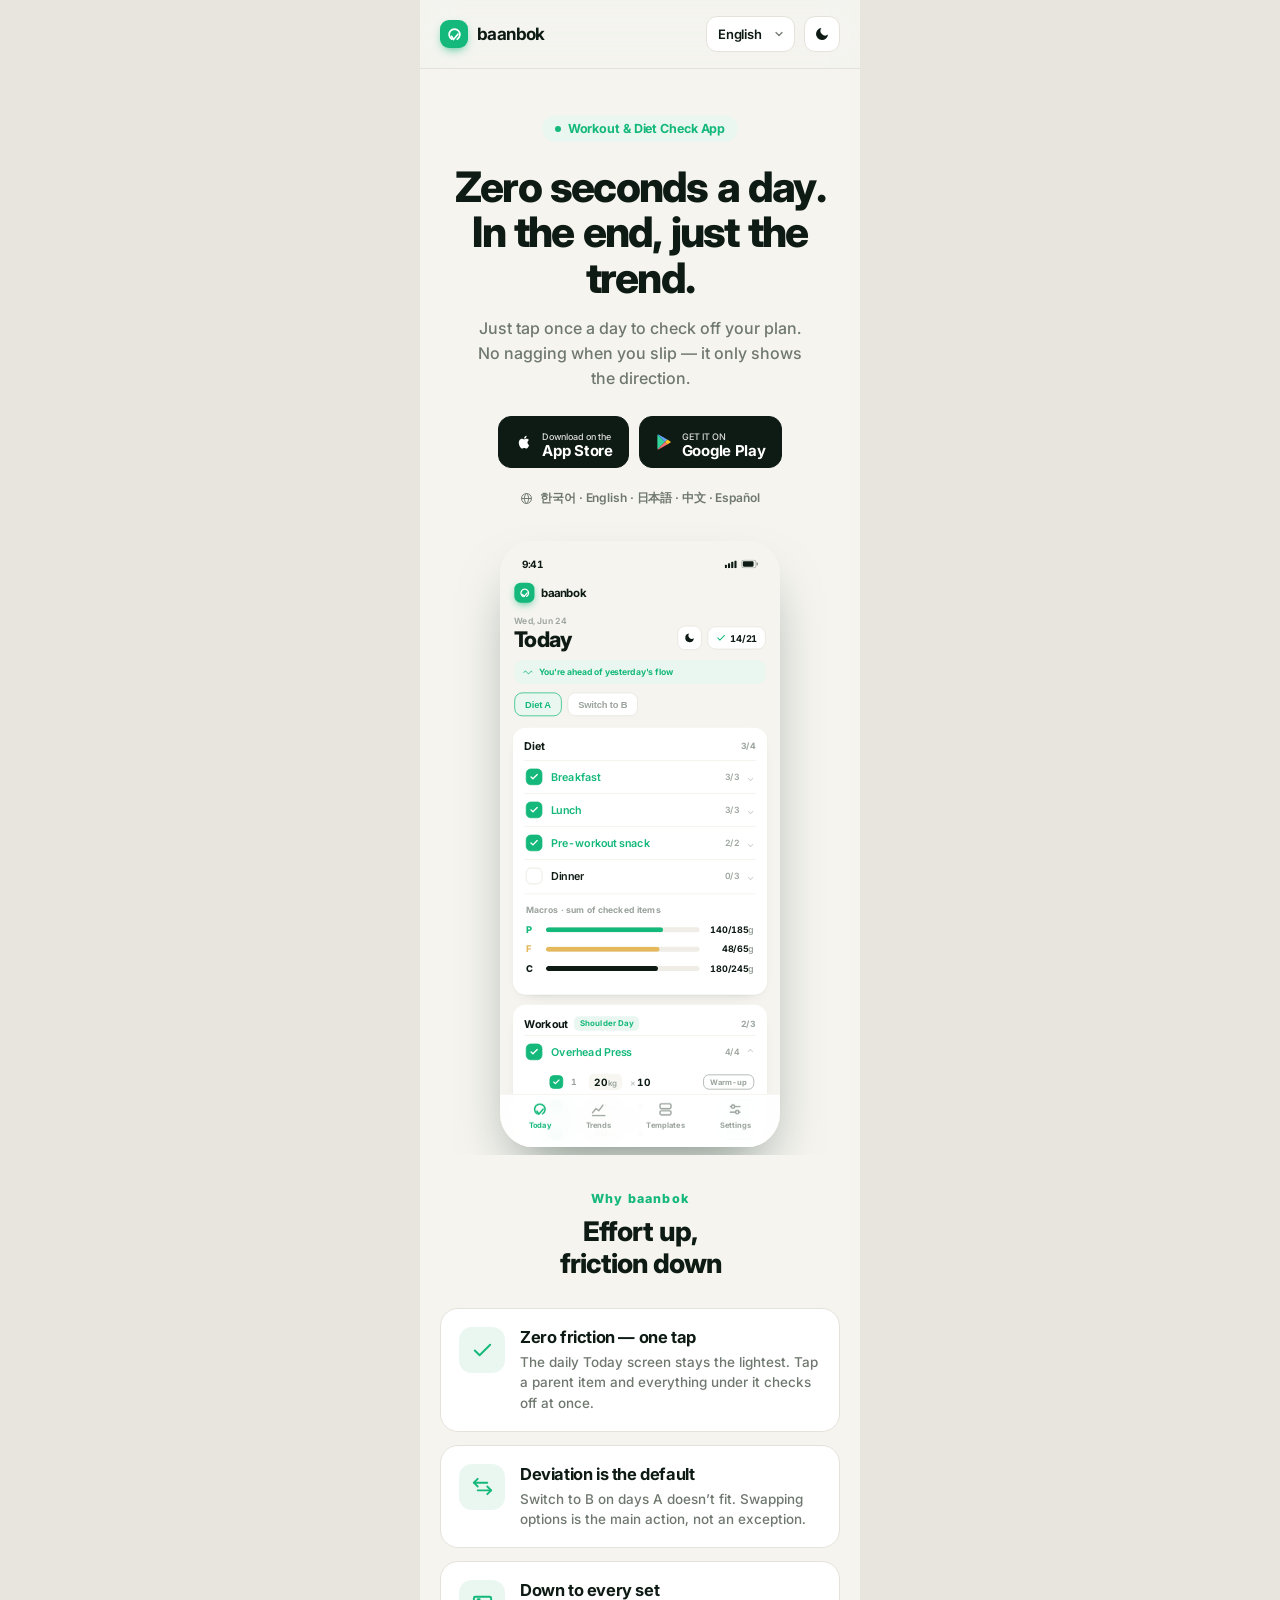
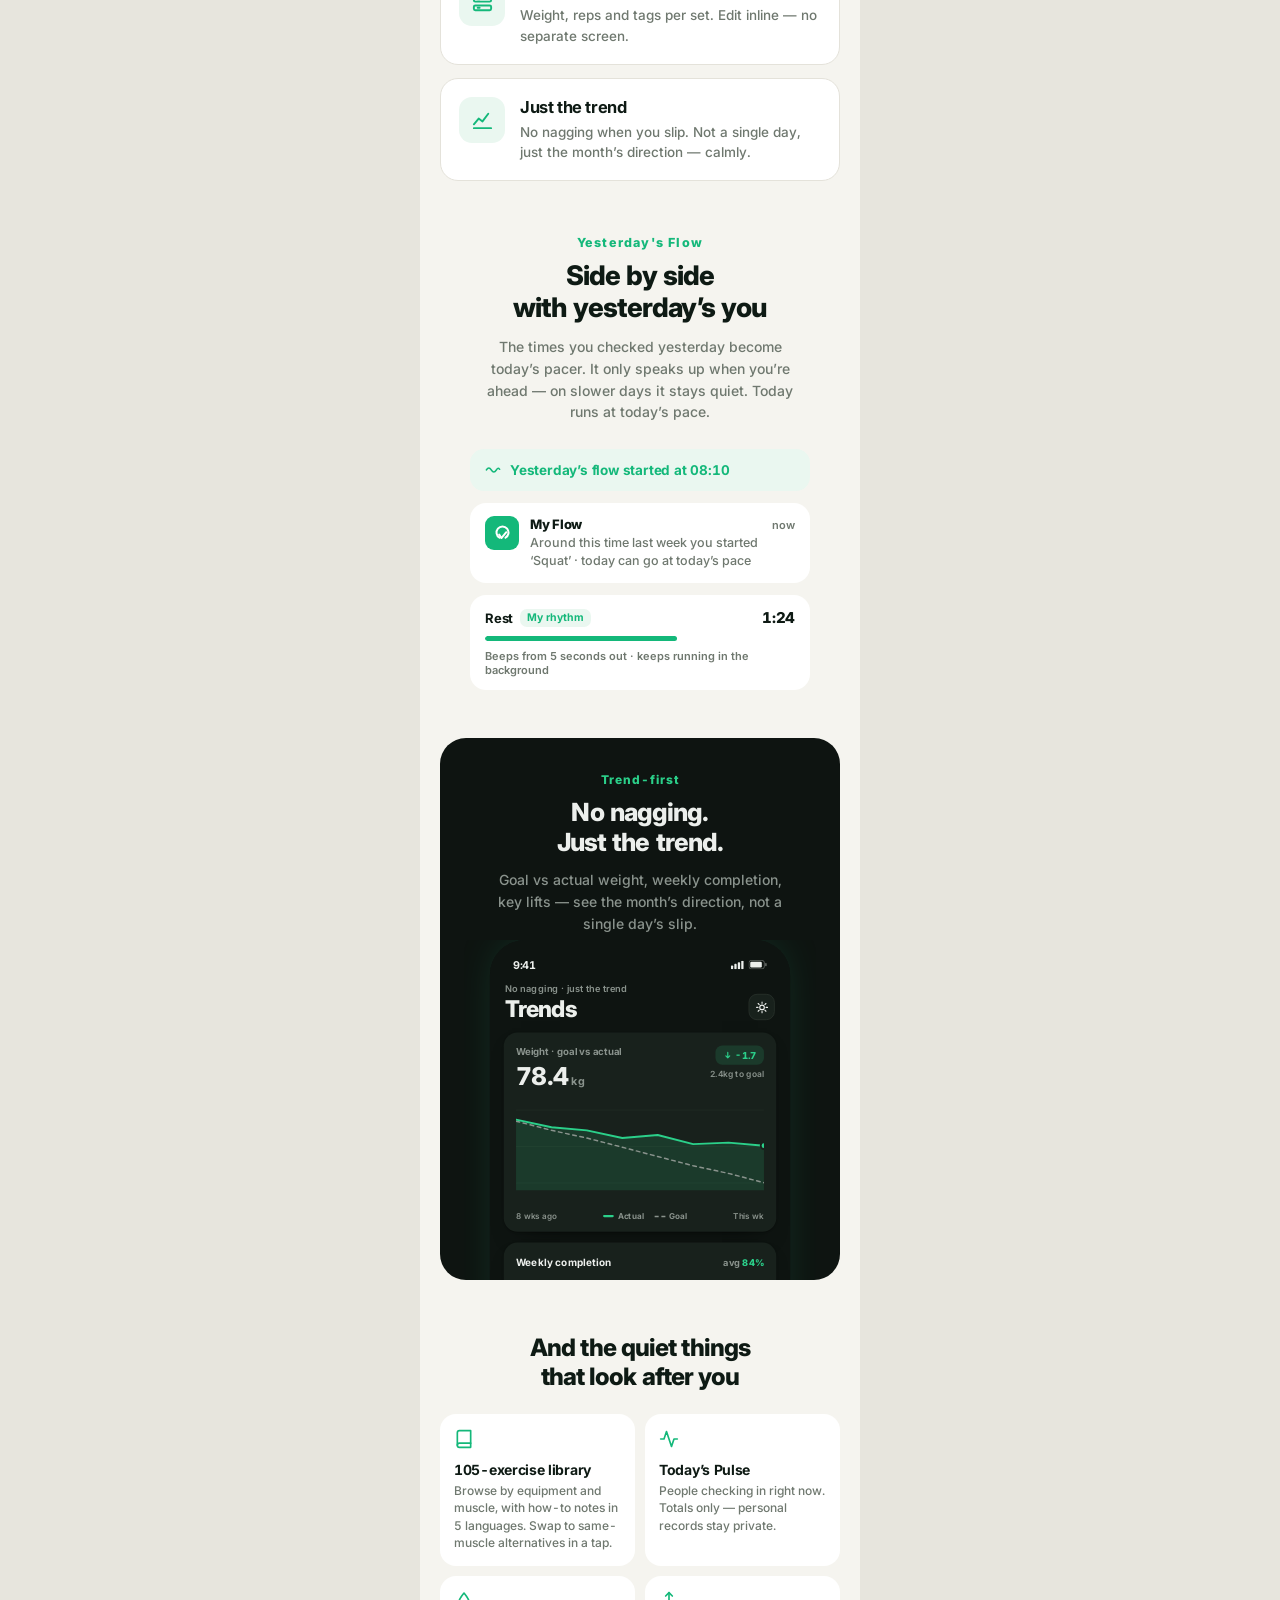
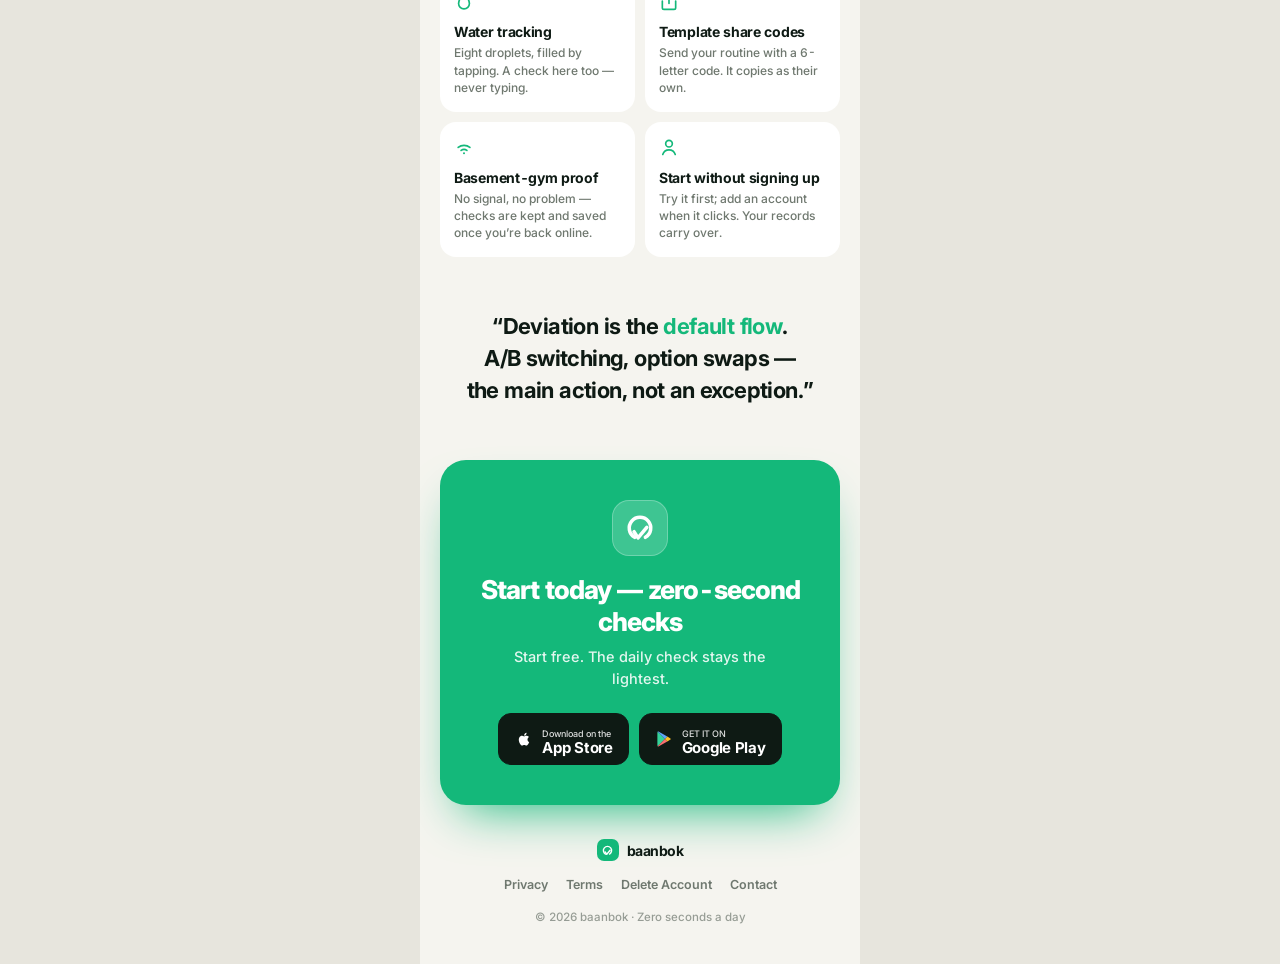
<file: index.html>
<!DOCTYPE html>
<html lang="ko">
<head>
  <meta charset="utf-8" />
  <meta name="viewport" content="width=device-width, initial-scale=1" />
  <title>baanbok · 매일은 0초로</title>
  <meta name="description" content="baanbok — 운동·식단 체크 앱. 정해둔 계획을 매일 탭 한 번으로 체크만. 어긋나도 다그치지 않고, 한 달의 방향만 차분하게." />
  <meta name="theme-color" content="#14B87A" />
  <link rel="icon" href="favicon.svg" type="image/svg+xml" />

  <!-- Open Graph -->
  <meta property="og:type" content="website" />
  <meta property="og:title" content="baanbok · 매일은 0초로" />
  <meta property="og:description" content="운동·식단 체크 앱. 매일은 0초로, 결국 추세만." />

  <!-- Anti-FOUC: set theme before first paint -->
  <script>
    (function () {
      try {
        var p = localStorage.getItem('baanbok-theme') || 'system';
        var e = (p === 'light' || p === 'dark') ? p
          : (window.matchMedia && matchMedia('(prefers-color-scheme: dark)').matches ? 'dark' : 'light');
        document.documentElement.setAttribute('data-theme', e);
      } catch (err) {
        document.documentElement.setAttribute('data-theme', 'light');
      }
    })();
  </script>

  <link rel="preconnect" href="https://fonts.googleapis.com" />
  <link rel="preconnect" href="https://fonts.gstatic.com" crossorigin />
  <link href="https://fonts.googleapis.com/css2?family=Inter:wght@400;500;600;700;800&display=swap" rel="stylesheet" />
  <link rel="stylesheet" href="styles.css" />
  <script src="app.js" defer></script>
  <script src="lang.js" defer></script>
</head>
<body>
<div class="page">
  <div class="column">

    <!-- ─── Nav (sticky) ─────────────────────────────────────────────────── -->
    <div style="position:sticky; top:0; z-index:40; display:flex; align-items:center; justify-content:space-between; padding:16px 20px; background:var(--navBg); backdrop-filter:blur(16px); -webkit-backdrop-filter:blur(16px); border-bottom:1px solid var(--navBorder);">
      <div style="display:flex; align-items:center; gap:9px;">
        <div style="width:28px; height:28px; border-radius:9px; background:var(--green); display:flex; align-items:center; justify-content:center; box-shadow:0 4px 11px -4px var(--green);">
          <svg width="17" height="17" viewBox="0 0 120 120"><path d="M 41 92.9 A 38 38 0 1 1 79 92.9" fill="none" stroke="#fff" stroke-width="12.5" stroke-linecap="round"/><path d="M 39 73 L 53 95 L 84 58" fill="none" stroke="#fff" stroke-width="12.5" stroke-linecap="round" stroke-linejoin="round"/></svg>
        </div>
        <span style="font-size:17px; font-weight:700; letter-spacing:-.6px; color:var(--ink);">baanbok</span>
      </div>
      <div class="nav-actions">
        <select class="lang-select" onchange="setLang(this.value)" aria-label="Language / 언어">
          <option value="ko">한국어</option>
          <option value="en">English</option>
          <option value="ja">日本語</option>
          <option value="zh">中文</option>
          <option value="es">Español</option>
        </select>
        <button class="nav-toggle" type="button" aria-label="테마 전환" onclick="toggleTheme()" style="width:36px; height:36px; border-radius:11px; border:1px solid var(--line); background:var(--card); display:flex; align-items:center; justify-content:center; cursor:pointer; color:var(--ink);">
          <svg class="icon-sun" width="17" height="17" viewBox="0 0 24 24" fill="none" stroke="currentColor" stroke-width="2" stroke-linecap="round"><circle cx="12" cy="12" r="4.2"/><path d="M12 2v2.6M12 19.4V22M2 12h2.6M19.4 12H22M4.9 4.9l1.9 1.9M17.2 17.2l1.9 1.9M19.1 4.9l-1.9 1.9M6.8 17.2l-1.9 1.9"/></svg>
          <svg class="icon-moon" width="16" height="16" viewBox="0 0 24 24" fill="currentColor"><path d="M21 12.8A9 9 0 1 1 11.2 3a7 7 0 0 0 9.8 9.8z"/></svg>
        </button>
      </div>
    </div>

    <!-- ─── Hero ─────────────────────────────────────────────────────────── -->
    <div style="padding:46px 24px 8px; text-align:center;">
      <div style="display:inline-flex; align-items:center; gap:7px; padding:6px 13px; border-radius:20px; background:var(--greenSoft); margin-bottom:22px;">
        <span style="width:6px; height:6px; border-radius:50%; background:var(--green);"></span>
        <span data-i18n="hero.badge" style="font-size:12.5px; font-weight:700; color:var(--green); letter-spacing:-.1px;">운동·식단 체크 앱</span>
      </div>
      <h1 data-i18n-html="hero.h1" style="font-size:42px; font-weight:800; letter-spacing:-1.8px; line-height:1.08; color:var(--ink); margin:0 0 16px; text-wrap:balance;">매일은 0초로.<br/>결국, 추세만.</h1>
      <p data-i18n="hero.sub" style="font-size:16px; font-weight:500; line-height:1.55; color:var(--muted); margin:0 auto 26px; max-width:330px;">정해둔 계획을 매일 탭 한 번으로 체크만. 어긋나도 다그치지 않고, 방향만 보여줘요.</p>
      <div style="display:flex; gap:10px; justify-content:center; margin-bottom:8px;">
        <a class="store-badge" href="https://apps.apple.com/kr/app/baanbok-%EC%9A%B4%EB%8F%99-%EC%8B%9D%EB%8B%A8-%EC%B2%B4%ED%81%AC/id6785158508" target="_blank" rel="noopener">
          <svg width="19" height="19" viewBox="0 0 24 24" fill="currentColor"><path d="M17.05 12.04c-.02-2.05 1.68-3.03 1.75-3.08-.95-1.4-2.43-1.59-2.96-1.61-1.26-.13-2.46.74-3.1.74-.64 0-1.62-.72-2.67-.7-1.37.02-2.64.8-3.35 2.03-1.43 2.48-.37 6.15 1.02 8.16.68.98 1.49 2.08 2.55 2.04 1.02-.04 1.41-.66 2.65-.66 1.23 0 1.58.66 2.66.64 1.1-.02 1.79-1 2.46-1.99.78-1.14 1.1-2.24 1.12-2.3-.02-.01-2.15-.83-2.17-3.28zM15.1 5.96c.56-.69.94-1.63.83-2.58-.81.03-1.8.54-2.39 1.21-.52.6-.98 1.57-.86 2.49.9.07 1.83-.46 2.42-1.12z"/></svg>
          <span style="text-align:left; line-height:1;"><span class="b-small">Download on the</span><br/><span class="b-big">App Store</span></span>
        </a>
        <a class="store-badge" href="https://play.google.com/store/apps/details?id=com.nundeongyi.baanbok" target="_blank" rel="noopener">
          <svg width="18" height="18" viewBox="0 0 24 24"><path d="M3.6 2.4c-.25.26-.4.66-.4 1.18v16.84c0 .52.15.92.4 1.18l.06.05L13.1 12.1v-.2L3.66 2.35l-.06.05z" fill="#34D399"/><path d="M16.3 15.3l-3.2-3.2v-.2l3.2-3.2.07.04 3.79 2.15c1.08.61 1.08 1.62 0 2.24l-3.79 2.15-.07.04z" fill="#FBBF24"/><path d="M16.37 15.26L13.1 12 3.6 21.6c.36.38.94.42 1.6.05l11.17-6.39z" fill="#F87171"/><path d="M16.37 8.74L5.2 2.35C4.54 1.98 3.96 2.02 3.6 2.4L13.1 12l3.27-3.26z" fill="#60A5FA"/></svg>
          <span style="text-align:left; line-height:1;"><span class="b-small">GET IT ON</span><br/><span class="b-big">Google Play</span></span>
        </a>
      </div>
      <div style="display:inline-flex; align-items:center; gap:7px; margin-top:14px;">
        <svg width="13" height="13" viewBox="0 0 24 24" fill="none" stroke="var(--muted)" stroke-width="1.8"><circle cx="12" cy="12" r="9.2"/><path d="M2.8 12h18.4M12 2.8c2.6 2.5 3.9 5.6 3.9 9.2s-1.3 6.7-3.9 9.2c-2.6-2.5-3.9-5.6-3.9-9.2s1.3-6.7 3.9-9.2z"/></svg>
        <span style="font-size:12px; font-weight:600; color:var(--muted); letter-spacing:-.1px;">한국어 · English · 日本語 · 中文 · Español</span>
      </div>
    </div>

    <!-- ─── Hero phone (Today preview · light) ───────────────────────────── -->
    <div style="display:flex; justify-content:center; padding:24px 0 8px; overflow:hidden;">
      <div style="width:280px; height:606px; position:relative;">
        <div style="position:absolute; left:50%; top:0; transform:translateX(-50%) scale(0.718); transform-origin:top center; box-shadow:0 40px 80px -30px rgba(8,40,28,.55); border-radius:46px;">
          <!-- TODAY SCREEN -->
          <div class="screen screen--light" aria-hidden="true">
            <!-- status bar -->
            <div style="position:absolute; top:0; left:0; right:0; height:50px; z-index:30; display:flex; align-items:center; justify-content:space-between; padding:14px 30px 0; background:linear-gradient(var(--bg), var(--bg) 70%, transparent); color:var(--ink);">
              <span style="font-size:14px; font-weight:700; letter-spacing:-.3px;">9:41</span>
              <span style="display:flex; gap:6px; align-items:center;">
                <svg width="17" height="11" viewBox="0 0 17 11" fill="currentColor"><rect x="0" y="6" width="3" height="5" rx="1"/><rect x="4.5" y="4" width="3" height="7" rx="1"/><rect x="9" y="2" width="3" height="9" rx="1"/><rect x="13.5" y="0" width="3" height="11" rx="1"/></svg>
                <svg width="24" height="12" viewBox="0 0 24 12"><rect x="0.5" y="0.5" width="20" height="11" rx="3" fill="none" stroke="currentColor" stroke-opacity=".4"/><rect x="2.2" y="2.2" width="15" height="7.6" rx="1.6" fill="currentColor"/><rect x="21.5" y="4" width="2" height="4" rx="1" fill="currentColor" fill-opacity=".4"/></svg>
              </span>
            </div>
            <div class="screen-scroll" style="padding:54px 18px 158px;">
              <!-- brand -->
              <div style="display:flex; align-items:center; gap:9px; margin:4px 2px 18px;">
                <div style="width:28px; height:28px; border-radius:9px; background:var(--green); display:flex; align-items:center; justify-content:center; box-shadow:0 4px 12px -4px var(--green);">
                  <svg width="17" height="17" viewBox="0 0 120 120"><path d="M 41 92.9 A 38 38 0 1 1 79 92.9" fill="none" stroke="#fff" stroke-width="12.5" stroke-linecap="round"/><path d="M 39 73 L 53 95 L 84 58" fill="none" stroke="#fff" stroke-width="12.5" stroke-linecap="round" stroke-linejoin="round"/></svg>
                </div>
                <span style="font-size:16px; font-weight:700; letter-spacing:-.6px; color:var(--ink);">baanbok</span>
              </div>
              <!-- date + progress -->
              <div style="display:flex; align-items:flex-end; justify-content:space-between; margin:0 2px 14px;">
                <div>
                  <div data-i18n="app.date" style="font-size:12px; font-weight:600; color:var(--muted); letter-spacing:.2px; margin-bottom:3px;">6월 24일 · 수요일</div>
                  <div data-i18n="app.today" style="font-size:30px; font-weight:800; letter-spacing:-1px; line-height:1; color:var(--ink);">오늘</div>
                </div>
                <div style="display:flex; align-items:center; gap:8px;">
                  <div style="width:34px; height:34px; border-radius:11px; border:1px solid var(--line); background:var(--card); display:flex; align-items:center; justify-content:center; color:var(--ink); flex:none;">
                    <svg width="16" height="16" viewBox="0 0 24 24" fill="currentColor"><path d="M21 12.8A9 9 0 1 1 11.2 3a7 7 0 0 0 9.8 9.8z"/></svg>
                  </div>
                  <div style="display:flex; align-items:center; gap:6px; background:var(--card); border:1px solid var(--line); border-radius:11px; padding:7px 11px;">
                    <svg width="14" height="14" viewBox="0 0 24 24" fill="none" stroke="var(--green)" stroke-width="2.4" stroke-linecap="round" stroke-linejoin="round"><path d="M20 6L9 17l-5-5"/></svg>
                    <span style="font-size:13px; font-weight:700; color:var(--ink);">14/21</span>
                  </div>
                </div>
              </div>
              <!-- flow strip (어제의 흐름 — P24) -->
              <div style="display:flex; align-items:center; gap:8px; background:var(--greenSoft); border-radius:12px; padding:9px 12px; margin:0 2px 12px;">
                <svg width="14" height="14" viewBox="0 0 24 24" fill="none" stroke="var(--green)" stroke-width="2.2" stroke-linecap="round"><path d="M2 12c2.5-4 5-4 7.5 0s5 4 7.5 0 3.5-3 5-1"/></svg>
                <span data-i18n="app.flow" style="font-size:12px; font-weight:700; letter-spacing:-.2px; color:var(--green);">어제의 흐름보다 앞서 있어요</span>
              </div>
              <!-- A/B toggle -->
              <div style="display:flex; gap:8px; margin:0 2px 16px;">
                <button type="button" data-i18n="app.dietA" style="font-size:13px; font-weight:700; border-radius:11px; padding:8px 14px; letter-spacing:-.2px; background:var(--greenSoft); color:var(--green); border:1.4px solid var(--green);">식단 A형</button>
                <button type="button" data-i18n="app.toB" style="font-size:13px; font-weight:700; border-radius:11px; padding:8px 14px; letter-spacing:-.2px; background:var(--card); color:var(--muted); border:1.4px solid var(--line);">B형으로</button>
              </div>
              <!-- DIET CARD -->
              <div style="background:var(--card); border-radius:18px; padding:16px 16px 6px; box-shadow:var(--shadow); margin-bottom:14px;">
                <div style="display:flex; align-items:center; justify-content:space-between; margin-bottom:10px;">
                  <span data-i18n="app.diet" style="font-size:15px; font-weight:700; letter-spacing:-.3px; color:var(--ink);">식단</span>
                  <span style="font-size:12px; font-weight:700; color:var(--muted);">3/4</span>
                </div>
                <!-- 아침 (on) -->
                <div style="border-top:1px solid var(--line2);">
                  <div style="display:flex; align-items:center; gap:12px; padding:11px 2px;">
                    <div style="width:23px; height:23px; border-radius:7px; flex:none; display:flex; align-items:center; justify-content:center; background:var(--green); border:1.6px solid var(--green);">
                      <svg width="13" height="13" viewBox="0 0 24 24" fill="none" stroke="#fff" stroke-width="3.4" stroke-linecap="round" stroke-linejoin="round"><path d="M20 6L9 17l-5-5"/></svg>
                    </div>
                    <div style="flex:1; display:flex; align-items:center; justify-content:space-between;">
                      <span data-i18n="app.breakfast" style="font-size:15px; font-weight:600; letter-spacing:-.3px; color:var(--green);">아침</span>
                      <span style="display:flex; align-items:center; gap:10px;">
                        <span style="font-size:12px; font-weight:600; color:var(--muted);">3/3</span>
                        <span style="font-size:13px; color:var(--chevron);">⌄</span>
                      </span>
                    </div>
                  </div>
                </div>
                <!-- 점심 (on) -->
                <div style="border-top:1px solid var(--line2);">
                  <div style="display:flex; align-items:center; gap:12px; padding:11px 2px;">
                    <div style="width:23px; height:23px; border-radius:7px; flex:none; display:flex; align-items:center; justify-content:center; background:var(--green); border:1.6px solid var(--green);">
                      <svg width="13" height="13" viewBox="0 0 24 24" fill="none" stroke="#fff" stroke-width="3.4" stroke-linecap="round" stroke-linejoin="round"><path d="M20 6L9 17l-5-5"/></svg>
                    </div>
                    <div style="flex:1; display:flex; align-items:center; justify-content:space-between;">
                      <span data-i18n="app.lunch" style="font-size:15px; font-weight:600; letter-spacing:-.3px; color:var(--green);">점심</span>
                      <span style="display:flex; align-items:center; gap:10px;">
                        <span style="font-size:12px; font-weight:600; color:var(--muted);">3/3</span>
                        <span style="font-size:13px; color:var(--chevron);">⌄</span>
                      </span>
                    </div>
                  </div>
                </div>
                <!-- 운동 전 간식 (on) -->
                <div style="border-top:1px solid var(--line2);">
                  <div style="display:flex; align-items:center; gap:12px; padding:11px 2px;">
                    <div style="width:23px; height:23px; border-radius:7px; flex:none; display:flex; align-items:center; justify-content:center; background:var(--green); border:1.6px solid var(--green);">
                      <svg width="13" height="13" viewBox="0 0 24 24" fill="none" stroke="#fff" stroke-width="3.4" stroke-linecap="round" stroke-linejoin="round"><path d="M20 6L9 17l-5-5"/></svg>
                    </div>
                    <div style="flex:1; display:flex; align-items:center; justify-content:space-between;">
                      <span data-i18n="app.preSnack" style="font-size:15px; font-weight:600; letter-spacing:-.3px; color:var(--green);">운동 전 간식</span>
                      <span style="display:flex; align-items:center; gap:10px;">
                        <span style="font-size:12px; font-weight:600; color:var(--muted);">2/2</span>
                        <span style="font-size:13px; color:var(--chevron);">⌄</span>
                      </span>
                    </div>
                  </div>
                </div>
                <!-- 저녁 (off) -->
                <div style="border-top:1px solid var(--line2);">
                  <div style="display:flex; align-items:center; gap:12px; padding:11px 2px;">
                    <div style="width:23px; height:23px; border-radius:7px; flex:none; background:var(--card); border:1.6px solid var(--line);"></div>
                    <div style="flex:1; display:flex; align-items:center; justify-content:space-between;">
                      <span data-i18n="app.dinner" style="font-size:15px; font-weight:600; letter-spacing:-.3px; color:var(--ink);">저녁</span>
                      <span style="display:flex; align-items:center; gap:10px;">
                        <span style="font-size:12px; font-weight:600; color:var(--muted);">0/3</span>
                        <span style="font-size:13px; color:var(--chevron);">⌄</span>
                      </span>
                    </div>
                  </div>
                </div>
                <!-- macros -->
                <div style="border-top:1px solid var(--line2); margin-top:2px; padding:14px 2px 12px;">
                  <div data-i18n="app.macros" style="font-size:12px; font-weight:700; color:var(--muted); margin-bottom:12px; letter-spacing:.2px;">매크로 · 체크한 항목 합산</div>
                  <div style="display:flex; align-items:center; gap:12px; margin-bottom:11px;">
                    <span style="width:16px; font-size:13px; font-weight:800; color:var(--green);">P</span>
                    <div style="flex:1; height:7px; border-radius:4px; background:var(--barTrack); overflow:hidden;"><div style="width:76%; height:100%; background:var(--green); border-radius:4px;"></div></div>
                    <span style="width:64px; text-align:right; font-size:12.5px; font-weight:700; color:var(--ink);">140/185<span style="color:var(--muted); font-weight:600;">g</span></span>
                  </div>
                  <div style="display:flex; align-items:center; gap:12px; margin-bottom:11px;">
                    <span style="width:16px; font-size:13px; font-weight:800; color:var(--yellow);">F</span>
                    <div style="flex:1; height:7px; border-radius:4px; background:var(--barTrack); overflow:hidden;"><div style="width:74%; height:100%; background:var(--yellow); border-radius:4px;"></div></div>
                    <span style="width:64px; text-align:right; font-size:12.5px; font-weight:700; color:var(--ink);">48/65<span style="color:var(--muted); font-weight:600;">g</span></span>
                  </div>
                  <div style="display:flex; align-items:center; gap:12px; margin-bottom:11px;">
                    <span style="width:16px; font-size:13px; font-weight:800; color:var(--macroC);">C</span>
                    <div style="flex:1; height:7px; border-radius:4px; background:var(--barTrack); overflow:hidden;"><div style="width:73%; height:100%; background:var(--macroC); border-radius:4px;"></div></div>
                    <span style="width:64px; text-align:right; font-size:12.5px; font-weight:700; color:var(--ink);">180/245<span style="color:var(--muted); font-weight:600;">g</span></span>
                  </div>
                </div>
              </div>
              <!-- EXERCISE CARD -->
              <div style="background:var(--card); border-radius:18px; padding:16px 16px 8px; box-shadow:var(--shadow);">
                <div style="display:flex; align-items:center; justify-content:space-between; margin-bottom:6px;">
                  <div style="display:flex; align-items:center; gap:8px;">
                    <span data-i18n="app.workout" style="font-size:15px; font-weight:700; letter-spacing:-.3px; color:var(--ink);">운동</span>
                    <span data-i18n="app.shoulderDay" style="font-size:11px; font-weight:700; color:var(--green); background:var(--greenSoft); padding:3px 8px; border-radius:7px; letter-spacing:.2px;">어깨 데이</span>
                  </div>
                  <span style="font-size:12px; font-weight:700; color:var(--muted);">2/3</span>
                </div>
                <!-- e1 오버헤드프레스 (expanded, on) -->
                <div style="border-top:1px solid var(--line2);">
                  <div style="display:flex; align-items:center; gap:12px; padding:11px 2px;">
                    <div style="width:23px; height:23px; border-radius:7px; flex:none; display:flex; align-items:center; justify-content:center; background:var(--green); border:1.6px solid var(--green);">
                      <svg width="13" height="13" viewBox="0 0 24 24" fill="none" stroke="#fff" stroke-width="3.4" stroke-linecap="round" stroke-linejoin="round"><path d="M20 6L9 17l-5-5"/></svg>
                    </div>
                    <div style="flex:1; display:flex; align-items:center; justify-content:space-between;">
                      <span data-i18n="app.ohp" style="font-size:15px; font-weight:600; letter-spacing:-.3px; color:var(--green);">오버헤드프레스</span>
                      <span style="display:flex; align-items:center; gap:10px;">
                        <span style="font-size:12px; font-weight:600; color:var(--muted);">4/4</span>
                        <span style="font-size:13px; color:var(--chevron); transform:rotate(180deg); display:inline-block;">⌄</span>
                      </span>
                    </div>
                  </div>
                  <div style="padding:2px 2px 10px 35px;">
                    <!-- set rows -->
                    <div style="display:flex; align-items:center; gap:11px; padding:6px 0;">
                      <div style="width:19px; height:19px; border-radius:6px; flex:none; display:flex; align-items:center; justify-content:center; background:var(--green); border:1.6px solid var(--green);"><svg width="11" height="11" viewBox="0 0 24 24" fill="none" stroke="#fff" stroke-width="3.6" stroke-linecap="round" stroke-linejoin="round"><path d="M20 6L9 17l-5-5"/></svg></div>
                      <span style="width:14px; font-size:12px; font-weight:700; color:var(--muted);">1</span>
                      <span style="display:flex; align-items:baseline; gap:1px; background:var(--field); border-radius:7px; padding:3px 7px;"><span style="font-size:14px; font-weight:700; color:var(--ink);">20</span><span style="font-size:11px; font-weight:600; color:var(--muted);">kg</span></span>
                      <span style="display:flex; align-items:baseline; gap:2px;"><span style="font-size:12px; font-weight:600; color:var(--chevron);">×</span><span style="font-size:14px; font-weight:700; color:var(--ink);">10</span></span>
                      <span style="flex:1;"></span>
                      <span data-i18n="app.warmup" style="font-size:10.5px; font-weight:700; padding:3px 9px; border-radius:8px; border:1.2px solid var(--warmup); color:var(--warmup);">웜업</span>
                    </div>
                    <div style="display:flex; align-items:center; gap:11px; padding:6px 0;">
                      <div style="width:19px; height:19px; border-radius:6px; flex:none; display:flex; align-items:center; justify-content:center; background:var(--green); border:1.6px solid var(--green);"><svg width="11" height="11" viewBox="0 0 24 24" fill="none" stroke="#fff" stroke-width="3.6" stroke-linecap="round" stroke-linejoin="round"><path d="M20 6L9 17l-5-5"/></svg></div>
                      <span style="width:14px; font-size:12px; font-weight:700; color:var(--muted);">2</span>
                      <span style="display:flex; align-items:baseline; gap:1px; background:var(--field); border-radius:7px; padding:3px 7px;"><span style="font-size:14px; font-weight:700; color:var(--ink);">40</span><span style="font-size:11px; font-weight:600; color:var(--muted);">kg</span></span>
                      <span style="display:flex; align-items:baseline; gap:2px;"><span style="font-size:12px; font-weight:600; color:var(--chevron);">×</span><span style="font-size:14px; font-weight:700; color:var(--ink);">8</span></span>
                      <span style="flex:1;"></span>
                      <span data-i18n="app.main" style="font-size:10.5px; font-weight:700; padding:3px 9px; border-radius:8px; border:1.2px solid var(--green); color:var(--green);">메인</span>
                    </div>
                    <div style="display:flex; align-items:center; gap:11px; padding:6px 0;">
                      <div style="width:19px; height:19px; border-radius:6px; flex:none; display:flex; align-items:center; justify-content:center; background:var(--green); border:1.6px solid var(--green);"><svg width="11" height="11" viewBox="0 0 24 24" fill="none" stroke="#fff" stroke-width="3.6" stroke-linecap="round" stroke-linejoin="round"><path d="M20 6L9 17l-5-5"/></svg></div>
                      <span style="width:14px; font-size:12px; font-weight:700; color:var(--muted);">3</span>
                      <span style="display:flex; align-items:baseline; gap:1px; background:var(--field); border-radius:7px; padding:3px 7px;"><span style="font-size:14px; font-weight:700; color:var(--ink);">40</span><span style="font-size:11px; font-weight:600; color:var(--muted);">kg</span></span>
                      <span style="display:flex; align-items:baseline; gap:2px;"><span style="font-size:12px; font-weight:600; color:var(--chevron);">×</span><span style="font-size:14px; font-weight:700; color:var(--ink);">8</span></span>
                      <span style="flex:1;"></span>
                      <span data-i18n="app.main" style="font-size:10.5px; font-weight:700; padding:3px 9px; border-radius:8px; border:1.2px solid var(--green); color:var(--green);">메인</span>
                    </div>
                    <div style="display:flex; align-items:center; gap:11px; padding:6px 0;">
                      <div style="width:19px; height:19px; border-radius:6px; flex:none; display:flex; align-items:center; justify-content:center; background:var(--green); border:1.6px solid var(--green);"><svg width="11" height="11" viewBox="0 0 24 24" fill="none" stroke="#fff" stroke-width="3.6" stroke-linecap="round" stroke-linejoin="round"><path d="M20 6L9 17l-5-5"/></svg></div>
                      <span style="width:14px; font-size:12px; font-weight:700; color:var(--muted);">4</span>
                      <span style="display:flex; align-items:baseline; gap:1px; background:var(--field); border-radius:7px; padding:3px 7px;"><span style="font-size:14px; font-weight:700; color:var(--ink);">35</span><span style="font-size:11px; font-weight:600; color:var(--muted);">kg</span></span>
                      <span style="display:flex; align-items:baseline; gap:2px;"><span style="font-size:12px; font-weight:600; color:var(--chevron);">×</span><span style="font-size:14px; font-weight:700; color:var(--ink);">6</span></span>
                      <span style="flex:1;"></span>
                      <span data-i18n="app.drop" style="font-size:10.5px; font-weight:700; padding:3px 9px; border-radius:8px; border:1.2px solid var(--coral); color:var(--coral);">드랍</span>
                    </div>
                    <div style="display:flex; align-items:center; gap:7px; margin-top:8px; padding-top:9px; border-top:1px dashed var(--line2);">
                      <span data-i18n="app.volume" style="font-size:11px; font-weight:600; color:var(--muted);">실볼륨 · 웜업 제외</span>
                      <span style="flex:1;"></span>
                      <span data-i18n="app.volumeVal" style="font-size:12.5px; font-weight:700; color:var(--ink);">3세트 · 850kg</span>
                    </div>
                  </div>
                </div>
                <!-- e2 사이드 레터럴 (on) -->
                <div style="border-top:1px solid var(--line2);">
                  <div style="display:flex; align-items:center; gap:12px; padding:11px 2px;">
                    <div style="width:23px; height:23px; border-radius:7px; flex:none; display:flex; align-items:center; justify-content:center; background:var(--green); border:1.6px solid var(--green);">
                      <svg width="13" height="13" viewBox="0 0 24 24" fill="none" stroke="#fff" stroke-width="3.4" stroke-linecap="round" stroke-linejoin="round"><path d="M20 6L9 17l-5-5"/></svg>
                    </div>
                    <div style="flex:1; display:flex; align-items:center; justify-content:space-between;">
                      <span data-i18n="app.lateral" style="font-size:15px; font-weight:600; letter-spacing:-.3px; color:var(--green);">사이드 레터럴</span>
                      <span style="display:flex; align-items:center; gap:10px;">
                        <span style="font-size:12px; font-weight:600; color:var(--muted);">2/2</span>
                        <span style="font-size:13px; color:var(--chevron);">⌄</span>
                      </span>
                    </div>
                  </div>
                </div>
                <!-- e3 인클라인 프레스 (off) -->
                <div style="border-top:1px solid var(--line2);">
                  <div style="display:flex; align-items:center; gap:12px; padding:11px 2px;">
                    <div style="width:23px; height:23px; border-radius:7px; flex:none; background:var(--card); border:1.6px solid var(--line);"></div>
                    <div style="flex:1; display:flex; align-items:center; justify-content:space-between;">
                      <span data-i18n="app.incline" style="font-size:15px; font-weight:600; letter-spacing:-.3px; color:var(--ink);">인클라인 프레스</span>
                      <span style="display:flex; align-items:center; gap:10px;">
                        <span style="font-size:12px; font-weight:600; color:var(--muted);">0/4</span>
                        <span style="font-size:13px; color:var(--chevron);">⌄</span>
                      </span>
                    </div>
                  </div>
                </div>
              </div>
            </div>
            <!-- bottom: tab bar -->
            <div style="position:absolute; left:0; right:0; bottom:0; z-index:20;">
              <div style="background:var(--tab); backdrop-filter:blur(18px); -webkit-backdrop-filter:blur(18px); border-top:1px solid var(--line2); padding:9px 16px 24px; display:flex; justify-content:space-around;">
                <div style="display:flex; flex-direction:column; align-items:center; gap:4px;">
                  <svg width="23" height="23" viewBox="0 0 120 120" fill="none" stroke="var(--green)" stroke-width="11" stroke-linecap="round" stroke-linejoin="round"><path d="M 41 92.9 A 38 38 0 1 1 79 92.9"/><path d="M 39 73 L 53 95 L 84 58"/></svg>
                  <span data-i18n="tab.today" style="font-size:10.5px; font-weight:700; color:var(--green);">오늘</span>
                </div>
                <div style="display:flex; flex-direction:column; align-items:center; gap:4px;">
                  <svg width="23" height="23" viewBox="0 0 24 24" fill="none" stroke="var(--muted)" stroke-width="2" stroke-linecap="round" stroke-linejoin="round"><path d="M3 17l5-6 4 3 6-8"/><path d="M3 21h18"/></svg>
                  <span data-i18n="tab.trends" style="font-size:10.5px; font-weight:700; color:var(--muted);">추세</span>
                </div>
                <div style="display:flex; flex-direction:column; align-items:center; gap:4px;">
                  <svg width="23" height="23" viewBox="0 0 24 24" fill="none" stroke="var(--muted)" stroke-width="2" stroke-linecap="round" stroke-linejoin="round"><rect x="4" y="4" width="16" height="7" rx="2"/><rect x="4" y="14" width="16" height="6" rx="2"/></svg>
                  <span data-i18n="tab.templates" style="font-size:10.5px; font-weight:700; color:var(--muted);">템플릿</span>
                </div>
                <div style="display:flex; flex-direction:column; align-items:center; gap:4px;">
                  <svg width="23" height="23" viewBox="0 0 24 24" fill="none" stroke="var(--muted)" stroke-width="2" stroke-linecap="round" stroke-linejoin="round"><path d="M5 8h14"/><circle cx="9" cy="8" r="2.4" fill="var(--card)"/><path d="M5 16h14"/><circle cx="15" cy="16" r="2.4" fill="var(--card)"/></svg>
                  <span data-i18n="tab.settings" style="font-size:10.5px; font-weight:700; color:var(--muted);">설정</span>
                </div>
              </div>
            </div>
          </div>
          <!-- /TODAY SCREEN -->
        </div>
      </div>
    </div>

    <!-- ─── Features ─────────────────────────────────────────────────────── -->
    <div style="padding:36px 20px 8px;">
      <div style="text-align:center; margin-bottom:28px;">
        <div data-i18n="feat.eyebrow" style="font-size:12.5px; font-weight:800; letter-spacing:1.2px; color:var(--green); margin-bottom:10px;">왜 baanbok 인가</div>
        <h2 data-i18n-html="feat.h2" style="font-size:27px; font-weight:800; letter-spacing:-1px; color:var(--ink); margin:0; line-height:1.18; text-wrap:balance;">노동은 위로,<br/>매일은 아래로</h2>
      </div>
      <div style="display:flex; flex-direction:column; gap:13px;">
        <!-- 1 -->
        <div class="feature-card" style="display:flex; gap:15px; align-items:flex-start; background:var(--card); border:1px solid var(--line); border-radius:18px; padding:18px;">
          <div style="width:46px; height:46px; border-radius:13px; flex:none; background:var(--greenSoft); display:flex; align-items:center; justify-content:center; color:var(--green);">
            <svg width="23" height="23" viewBox="0 0 24 24" fill="none" stroke="currentColor" stroke-width="2" stroke-linecap="round" stroke-linejoin="round"><path d="M20 6L9 17l-5-5"/></svg>
          </div>
          <div style="flex:1; min-width:0;">
            <div data-i18n="feat.1.t" style="font-size:16.5px; font-weight:700; letter-spacing:-.4px; color:var(--ink); margin-bottom:5px;">마찰 0 — 탭 한 번</div>
            <div data-i18n="feat.1.b" style="font-size:13.5px; font-weight:500; line-height:1.5; color:var(--muted);">매일 쓰는 오늘 화면은 가장 가볍게. 상위 항목을 누르면 하위까지 한 번에 체크돼요.</div>
          </div>
        </div>
        <!-- 2 -->
        <div class="feature-card" style="display:flex; gap:15px; align-items:flex-start; background:var(--card); border:1px solid var(--line); border-radius:18px; padding:18px;">
          <div style="width:46px; height:46px; border-radius:13px; flex:none; background:var(--greenSoft); display:flex; align-items:center; justify-content:center; color:var(--green);">
            <svg width="23" height="23" viewBox="0 0 24 24" fill="none" stroke="currentColor" stroke-width="2" stroke-linecap="round" stroke-linejoin="round"><path d="M7 4L3 8l4 4"/><path d="M3 8h14"/><path d="M17 20l4-4-4-4"/><path d="M21 16H7"/></svg>
          </div>
          <div style="flex:1; min-width:0;">
            <div data-i18n="feat.2.t" style="font-size:16.5px; font-weight:700; letter-spacing:-.4px; color:var(--ink); margin-bottom:5px;">어긋남이 기본</div>
            <div data-i18n="feat.2.b" style="font-size:13.5px; font-weight:500; line-height:1.5; color:var(--muted);">A형이 안 맞는 날은 B로. 옵션 교체가 예외가 아니라 메인 동작이에요.</div>
          </div>
        </div>
        <!-- 3 -->
        <div class="feature-card" style="display:flex; gap:15px; align-items:flex-start; background:var(--card); border:1px solid var(--line); border-radius:18px; padding:18px;">
          <div style="width:46px; height:46px; border-radius:13px; flex:none; background:var(--greenSoft); display:flex; align-items:center; justify-content:center; color:var(--green);">
            <svg width="23" height="23" viewBox="0 0 24 24" fill="none" stroke="currentColor" stroke-width="2" stroke-linecap="round" stroke-linejoin="round"><rect x="3" y="5" width="18" height="5" rx="1.5"/><rect x="3" y="14" width="18" height="5" rx="1.5"/><path d="M7 7.5h2M7 16.5h2"/></svg>
          </div>
          <div style="flex:1; min-width:0;">
            <div data-i18n="feat.3.t" style="font-size:16.5px; font-weight:700; letter-spacing:-.4px; color:var(--ink); margin-bottom:5px;">세트까지 그대로</div>
            <div data-i18n="feat.3.b" style="font-size:13.5px; font-weight:500; line-height:1.5; color:var(--muted);">무게·횟수·태그를 세트별로. 별도 화면 없이 인라인으로 바로 수정해요.</div>
          </div>
        </div>
        <!-- 4 -->
        <div class="feature-card" style="display:flex; gap:15px; align-items:flex-start; background:var(--card); border:1px solid var(--line); border-radius:18px; padding:18px;">
          <div style="width:46px; height:46px; border-radius:13px; flex:none; background:var(--greenSoft); display:flex; align-items:center; justify-content:center; color:var(--green);">
            <svg width="23" height="23" viewBox="0 0 24 24" fill="none" stroke="currentColor" stroke-width="2" stroke-linecap="round" stroke-linejoin="round"><path d="M3 17l5-6 4 3 6-8"/><path d="M3 21h18"/></svg>
          </div>
          <div style="flex:1; min-width:0;">
            <div data-i18n="feat.4.t" style="font-size:16.5px; font-weight:700; letter-spacing:-.4px; color:var(--ink); margin-bottom:5px;">추세만 봅니다</div>
            <div data-i18n="feat.4.b" style="font-size:13.5px; font-weight:500; line-height:1.5; color:var(--muted);">어긋나도 다그치지 않아요. 하루가 아니라 한 달의 방향만 차분하게.</div>
          </div>
        </div>
      </div>
    </div>

    <!-- ─── Flow showcase (어제의 흐름 — P24 전략 코어) ─────────────────────── -->
    <div style="padding:46px 24px 8px;">
      <div style="text-align:center; margin-bottom:26px;">
        <div data-i18n="flow.eyebrow" style="font-size:12.5px; font-weight:800; letter-spacing:1.2px; color:var(--green); margin-bottom:10px;">어제의 흐름</div>
        <h2 data-i18n-html="flow.h2" style="font-size:27px; font-weight:800; letter-spacing:-1px; color:var(--ink); margin:0 0 12px; line-height:1.18; text-wrap:balance;">어제의 나와,<br/>나란히 갑니다</h2>
        <p data-i18n="flow.p" style="font-size:14px; font-weight:500; line-height:1.55; color:var(--muted); margin:0 auto; max-width:320px;">어제 체크한 시각이 오늘의 페이스메이커가 돼요. 앞서 있을 때만 알려주고, 뒤처진 날은 조용히 — 오늘은 오늘 페이스로.</p>
      </div>

      <!-- flow mockup stack — 스트립 · 흐름 알림 · 휴식 타이머(내 리듬) -->
      <div style="max-width:340px; margin:0 auto; display:flex; flex-direction:column; gap:12px;">
        <!-- ① 흐름 스트립 -->
        <div style="display:flex; align-items:center; gap:9px; background:var(--greenSoft); border-radius:14px; padding:13px 15px; box-shadow:var(--shadow);">
          <svg width="16" height="16" viewBox="0 0 24 24" fill="none" stroke="var(--green)" stroke-width="2.2" stroke-linecap="round"><path d="M2 12c2.5-4 5-4 7.5 0s5 4 7.5 0 3.5-3 5-1"/></svg>
          <span data-i18n="flow.strip" style="font-size:13.5px; font-weight:700; letter-spacing:-.2px; color:var(--green);">어제의 흐름은 08:10에 시작했어요</span>
        </div>
        <!-- ② 흐름 알림 (iOS 배너 스타일) -->
        <div style="display:flex; gap:11px; align-items:flex-start; background:var(--card); border:1px solid var(--line2); border-radius:16px; padding:13px 15px; box-shadow:var(--shadow);">
          <div style="width:34px; height:34px; border-radius:9px; background:var(--green); display:flex; align-items:center; justify-content:center; flex:none;">
            <svg width="19" height="19" viewBox="0 0 120 120"><path d="M 41 92.9 A 38 38 0 1 1 79 92.9" fill="none" stroke="#fff" stroke-width="12.5" stroke-linecap="round"/><path d="M 39 73 L 53 95 L 84 58" fill="none" stroke="#fff" stroke-width="12.5" stroke-linecap="round" stroke-linejoin="round"/></svg>
          </div>
          <div style="flex:1; min-width:0;">
            <div style="display:flex; align-items:baseline; justify-content:space-between; gap:8px;">
              <span data-i18n="flow.notifTitle" style="font-size:13px; font-weight:800; letter-spacing:-.3px; color:var(--ink);">나의 흐름</span>
              <span data-i18n="flow.notifTime" style="font-size:11px; font-weight:600; color:var(--muted);">지금</span>
            </div>
            <div data-i18n="flow.notifBody" style="font-size:12.5px; font-weight:500; line-height:1.45; color:var(--muted); margin-top:2px;">지난주 이맘때 '스쿼트' 운동을 시작했어요 · 오늘은 오늘 페이스로 가도 괜찮아요</div>
          </div>
        </div>
        <!-- ③ 휴식 타이머 바 (내 리듬 개인화) -->
        <div style="background:var(--card); border-radius:16px; padding:13px 15px; box-shadow:var(--shadow);">
          <div style="display:flex; align-items:center; justify-content:space-between; margin-bottom:9px;">
            <span style="display:flex; align-items:center; gap:7px;">
              <span data-i18n="flow.rest" style="font-size:13px; font-weight:700; letter-spacing:-.2px; color:var(--ink);">휴식</span>
              <span data-i18n="flow.myPace" style="font-size:10.5px; font-weight:700; color:var(--green); background:var(--greenSoft); padding:2.5px 7px; border-radius:7px;">내 리듬</span>
            </span>
            <span style="font-size:15px; font-weight:800; letter-spacing:-.3px; color:var(--ink); font-variant-numeric:tabular-nums;">1:24</span>
          </div>
          <div style="height:5px; border-radius:3px; background:var(--line2); overflow:hidden;">
            <div style="width:62%; height:100%; border-radius:3px; background:var(--green);"></div>
          </div>
          <div data-i18n="flow.restHint" style="font-size:11px; font-weight:600; color:var(--muted); margin-top:8px;">5초 전부터 소리로 알려줘요 · 백그라운드에서도 흘러요</div>
        </div>
      </div>
    </div>

    <!-- ─── Trends showcase (dark, Trends preview) ───────────────────────── -->
    <div style="padding:40px 20px 8px;">
      <div style="background:#0E1411; border-radius:26px; padding:34px 24px 0; overflow:hidden; position:relative;">
        <div style="text-align:center;">
          <div data-i18n="tr.eyebrow" style="font-size:12px; font-weight:800; letter-spacing:1px; color:#2BD08A; margin-bottom:10px;">추세 중심</div>
          <h3 data-i18n-html="tr.h3" style="font-size:25px; font-weight:800; letter-spacing:-.9px; color:#ECEFEC; margin:0 0 12px; line-height:1.2;">다그치지 않아요.<br/>추세만 봅니다</h3>
          <p data-i18n="tr.p" style="font-size:14px; font-weight:500; line-height:1.55; color:#8A938D; margin:0 auto 4px; max-width:300px;">목표 대비 실제 체중, 주간 달성률, 핵심 중량까지 — 하루의 어긋남이 아니라 한 달의 방향을 봅니다.</p>
        </div>
        <div style="display:flex; justify-content:center; margin-top:6px; height:340px; overflow:hidden;">
          <div style="width:300px; position:relative;">
            <div style="position:absolute; left:50%; top:0; transform:translateX(-50%) scale(0.77); transform-origin:top center; border-radius:46px 46px 0 0; box-shadow:0 -10px 60px -20px rgba(43,208,138,.25);">
              <!-- TRENDS SCREEN -->
              <div class="screen screen--dark" style="border-radius:46px 46px 0 0;" aria-hidden="true">
                <div style="position:absolute; top:0; left:0; right:0; height:50px; z-index:30; display:flex; align-items:center; justify-content:space-between; padding:14px 30px 0; background:linear-gradient(var(--bg), var(--bg) 70%, transparent); color:var(--ink);">
                  <span style="font-size:14px; font-weight:700; letter-spacing:-.3px;">9:41</span>
                  <span style="display:flex; gap:6px; align-items:center;">
                    <svg width="17" height="11" viewBox="0 0 17 11" fill="currentColor"><rect x="0" y="6" width="3" height="5" rx="1"/><rect x="4.5" y="4" width="3" height="7" rx="1"/><rect x="9" y="2" width="3" height="9" rx="1"/><rect x="13.5" y="0" width="3" height="11" rx="1"/></svg>
                    <svg width="24" height="12" viewBox="0 0 24 12"><rect x="0.5" y="0.5" width="20" height="11" rx="3" fill="none" stroke="currentColor" stroke-opacity=".4"/><rect x="2.2" y="2.2" width="15" height="7.6" rx="1.6" fill="currentColor"/><rect x="21.5" y="4" width="2" height="4" rx="1" fill="currentColor" fill-opacity=".4"/></svg>
                  </span>
                </div>
                <div class="screen-scroll" style="padding:54px 18px 110px;">
                  <div style="display:flex; align-items:flex-end; justify-content:space-between; margin:2px 2px 4px;">
                    <div>
                      <div data-i18n="tr.subtitle" style="font-size:12px; font-weight:600; color:var(--muted); letter-spacing:.2px; margin-bottom:3px;">다그치지 않아요 · 추세만 봅니다</div>
                      <div data-i18n="tr.trends" style="font-size:30px; font-weight:800; letter-spacing:-1px; line-height:1; color:var(--ink);">추세</div>
                    </div>
                    <div style="width:34px; height:34px; border-radius:11px; border:1px solid var(--line); background:var(--card); display:flex; align-items:center; justify-content:center; color:var(--ink); flex:none;">
                      <svg width="17" height="17" viewBox="0 0 24 24" fill="none" stroke="currentColor" stroke-width="2" stroke-linecap="round"><circle cx="12" cy="12" r="4.2"/><path d="M12 2v2.6M12 19.4V22M2 12h2.6M19.4 12H22M4.9 4.9l1.9 1.9M17.2 17.2l1.9 1.9M19.1 4.9l-1.9 1.9M6.8 17.2l-1.9 1.9"/></svg>
                    </div>
                  </div>
                  <!-- weight chart -->
                  <div style="background:var(--card); border-radius:18px; box-shadow:var(--shadow); padding:17px 16px 14px; margin:16px 0 14px;">
                    <div style="display:flex; align-items:flex-start; justify-content:space-between; margin-bottom:4px;">
                      <div>
                        <div data-i18n="tr.weight" style="font-size:12.5px; font-weight:700; color:var(--muted); margin-bottom:5px;">체중 · 목표 vs 실제</div>
                        <div style="display:flex; align-items:baseline; gap:4px;">
                          <span style="font-size:32px; font-weight:800; letter-spacing:-1px; color:var(--ink);">78.4</span>
                          <span style="font-size:14px; font-weight:700; color:var(--muted);">kg</span>
                        </div>
                      </div>
                      <div style="text-align:right;">
                        <div style="display:inline-flex; align-items:center; gap:4px; background:var(--greenSoft); padding:5px 10px; border-radius:9px;">
                          <svg width="12" height="12" viewBox="0 0 24 24" fill="none" stroke="var(--green)" stroke-width="3" stroke-linecap="round" stroke-linejoin="round"><path d="M7 13l5 5 5-5M12 18V4"/></svg>
                          <span style="font-size:12.5px; font-weight:800; color:var(--green);">-1.7</span>
                        </div>
                        <div data-i18n="tr.toGoal" style="font-size:11px; font-weight:600; color:var(--muted); margin-top:5px;">목표까지 2.4kg</div>
                      </div>
                    </div>
                    <svg viewBox="0 0 340 150" style="width:100%; height:auto; display:block; margin-top:6px;" preserveAspectRatio="none">
                      <line x1="0" y1="20" x2="340" y2="20" stroke="var(--line2)" stroke-width="1"/>
                      <line x1="0" y1="70" x2="340" y2="70" stroke="var(--line2)" stroke-width="1"/>
                      <line x1="0" y1="120" x2="340" y2="120" stroke="var(--line2)" stroke-width="1"/>
                      <path d="M 0.0,130 L 0.0,33.0 L 48.6,43.5 L 97.1,47.7 L 145.7,58.3 L 194.3,54.1 L 242.9,66.7 L 291.4,64.6 L 340.0,68.8 L 340.0,130 Z" fill="var(--greenSoft)" stroke="none"/>
                      <polyline points="0.0,35.1 48.6,47.7 97.1,58.3 145.7,70.9 194.3,83.6 242.9,96.3 291.4,106.8 340.0,119.5" fill="none" stroke="var(--muted)" stroke-width="2" stroke-dasharray="5 5" stroke-linecap="round"/>
                      <polyline points="0.0,33.0 48.6,43.5 97.1,47.7 145.7,58.3 194.3,54.1 242.9,66.7 291.4,64.6 340.0,68.8" fill="none" stroke="var(--green)" stroke-width="2.6" stroke-linecap="round" stroke-linejoin="round"/>
                      <circle cx="340.0" cy="68.8" r="4.5" fill="var(--green)" stroke="var(--card)" stroke-width="2.5"/>
                    </svg>
                    <div style="display:flex; align-items:center; justify-content:space-between; margin-top:8px;">
                      <span data-i18n="tr.8wago" style="font-size:10.5px; font-weight:600; color:var(--muted);">8주 전</span>
                      <div style="display:flex; gap:14px;">
                        <span style="display:flex; align-items:center; gap:5px; font-size:10.5px; font-weight:700; color:var(--muted);"><span style="width:14px; height:2.6px; border-radius:2px; background:var(--green);"></span><span data-i18n="tr.actual">실제</span></span>
                        <span style="display:flex; align-items:center; gap:5px; font-size:10.5px; font-weight:700; color:var(--muted);"><span style="width:14px; height:0; border-top:2px dashed var(--muted);"></span><span data-i18n="tr.goal">목표</span></span>
                      </div>
                      <span data-i18n="tr.thisWk" style="font-size:10.5px; font-weight:600; color:var(--muted);">이번주</span>
                    </div>
                  </div>
                  <!-- weekly achievement -->
                  <div style="background:var(--card); border-radius:18px; box-shadow:var(--shadow); padding:17px 16px 16px; margin-bottom:14px;">
                    <div style="display:flex; align-items:center; justify-content:space-between; margin-bottom:14px;">
                      <span data-i18n="tr.weekly" style="font-size:13px; font-weight:700; color:var(--ink);">주간 달성률</span>
                      <span style="font-size:12px; font-weight:700; color:var(--muted);"><span data-i18n="tr.avg">평균</span> <span style="color:var(--green); font-weight:800;">84%</span></span>
                    </div>
                    <div style="display:flex; align-items:flex-end; justify-content:space-between; height:124px; gap:7px;">
                      <div style="flex:1; display:flex; flex-direction:column; align-items:center; gap:7px; height:100%; justify-content:flex-end;"><span style="font-size:9.5px; font-weight:700; color:var(--muted);">86</span><div style="width:100%; border-radius:5px 5px 3px 3px; background:rgba(43,208,138,0.45); height:62px;"></div><span data-i18n="tr.bar8" style="font-size:9.5px; font-weight:600; color:var(--muted);">8주</span></div>
                      <div style="flex:1; display:flex; flex-direction:column; align-items:center; gap:7px; height:100%; justify-content:flex-end;"><span style="font-size:9.5px; font-weight:700; color:var(--muted);">71</span><div style="width:100%; border-radius:5px 5px 3px 3px; background:rgba(43,208,138,0.45); height:51px;"></div><span data-i18n="tr.bar7" style="font-size:9.5px; font-weight:600; color:var(--muted);">7주</span></div>
                      <div style="flex:1; display:flex; flex-direction:column; align-items:center; gap:7px; height:100%; justify-content:flex-end;"><span style="font-size:9.5px; font-weight:700; color:var(--muted);">93</span><div style="width:100%; border-radius:5px 5px 3px 3px; background:rgba(43,208,138,0.45); height:67px;"></div><span data-i18n="tr.bar6" style="font-size:9.5px; font-weight:600; color:var(--muted);">6주</span></div>
                      <div style="flex:1; display:flex; flex-direction:column; align-items:center; gap:7px; height:100%; justify-content:flex-end;"><span style="font-size:9.5px; font-weight:700; color:var(--muted);">100</span><div style="width:100%; border-radius:5px 5px 3px 3px; background:rgba(43,208,138,0.45); height:72px;"></div><span data-i18n="tr.bar5" style="font-size:9.5px; font-weight:600; color:var(--muted);">5주</span></div>
                      <div style="flex:1; display:flex; flex-direction:column; align-items:center; gap:7px; height:100%; justify-content:flex-end;"><span style="font-size:9.5px; font-weight:700; color:var(--muted);">64</span><div style="width:100%; border-radius:5px 5px 3px 3px; background:rgba(43,208,138,0.45); height:46px;"></div><span data-i18n="tr.bar4" style="font-size:9.5px; font-weight:600; color:var(--muted);">4주</span></div>
                      <div style="flex:1; display:flex; flex-direction:column; align-items:center; gap:7px; height:100%; justify-content:flex-end;"><span style="font-size:9.5px; font-weight:700; color:var(--muted);">88</span><div style="width:100%; border-radius:5px 5px 3px 3px; background:rgba(43,208,138,0.45); height:63px;"></div><span data-i18n="tr.bar3" style="font-size:9.5px; font-weight:600; color:var(--muted);">3주</span></div>
                      <div style="flex:1; display:flex; flex-direction:column; align-items:center; gap:7px; height:100%; justify-content:flex-end;"><span style="font-size:9.5px; font-weight:700; color:var(--muted);">79</span><div style="width:100%; border-radius:5px 5px 3px 3px; background:rgba(43,208,138,0.45); height:57px;"></div><span data-i18n="tr.bar2" style="font-size:9.5px; font-weight:600; color:var(--muted);">2주</span></div>
                      <div style="flex:1; display:flex; flex-direction:column; align-items:center; gap:7px; height:100%; justify-content:flex-end;"><span style="font-size:9.5px; font-weight:700; color:var(--green);">92</span><div style="width:100%; border-radius:5px 5px 3px 3px; background:var(--green); height:66px;"></div><span data-i18n="tr.barNow" style="font-size:9.5px; font-weight:600; color:var(--ink);">이번주</span></div>
                    </div>
                  </div>
                  <!-- stats -->
                  <div style="display:flex; gap:12px;">
                    <div style="flex:1; background:var(--card); border-radius:16px; box-shadow:var(--shadow); padding:15px;">
                      <div data-i18n="tr.waist" style="font-size:11.5px; font-weight:700; color:var(--muted); margin-bottom:9px;">허리둘레</div>
                      <div style="display:flex; align-items:baseline; gap:3px;"><span style="font-size:23px; font-weight:800; letter-spacing:-.6px; color:var(--ink);">82.0</span><span style="font-size:12px; font-weight:700; color:var(--muted);">cm</span></div>
                      <div style="display:inline-flex; align-items:center; gap:3px; margin-top:8px; font-size:11.5px; font-weight:800; color:var(--green);"><span>▼</span><span>3.0cm</span></div>
                    </div>
                    <div style="flex:1; background:var(--card); border-radius:16px; box-shadow:var(--shadow); padding:15px;">
                      <div data-i18n="tr.ohp" style="font-size:11.5px; font-weight:700; color:var(--muted); margin-bottom:9px;">오버헤드프레스</div>
                      <div style="display:flex; align-items:baseline; gap:3px;"><span style="font-size:23px; font-weight:800; letter-spacing:-.6px; color:var(--ink);">40</span><span style="font-size:12px; font-weight:700; color:var(--muted);">kg</span></div>
                      <div style="display:inline-flex; align-items:center; gap:3px; margin-top:8px; font-size:11.5px; font-weight:800; color:var(--green);"><span>▲</span><span>5kg</span></div>
                    </div>
                  </div>
                </div>
                <!-- tab bar -->
                <div style="position:absolute; left:0; right:0; bottom:0; z-index:20;">
                  <div style="background:var(--tab); backdrop-filter:blur(18px); -webkit-backdrop-filter:blur(18px); border-top:1px solid var(--line2); padding:9px 16px 24px; display:flex; justify-content:space-around;">
                    <div style="display:flex; flex-direction:column; align-items:center; gap:4px;">
                      <svg width="23" height="23" viewBox="0 0 120 120" fill="none" stroke="var(--muted)" stroke-width="11" stroke-linecap="round" stroke-linejoin="round"><path d="M 41 92.9 A 38 38 0 1 1 79 92.9"/><path d="M 39 73 L 53 95 L 84 58"/></svg>
                      <span data-i18n="tab.today" style="font-size:10.5px; font-weight:700; color:var(--muted);">오늘</span>
                    </div>
                    <div style="display:flex; flex-direction:column; align-items:center; gap:4px;">
                      <svg width="23" height="23" viewBox="0 0 24 24" fill="none" stroke="var(--green)" stroke-width="2" stroke-linecap="round" stroke-linejoin="round"><path d="M3 17l5-6 4 3 6-8"/><path d="M3 21h18"/></svg>
                      <span data-i18n="tab.trends" style="font-size:10.5px; font-weight:700; color:var(--green);">추세</span>
                    </div>
                    <div style="display:flex; flex-direction:column; align-items:center; gap:4px;">
                      <svg width="23" height="23" viewBox="0 0 24 24" fill="none" stroke="var(--muted)" stroke-width="2" stroke-linecap="round" stroke-linejoin="round"><rect x="4" y="4" width="16" height="7" rx="2"/><rect x="4" y="14" width="16" height="6" rx="2"/></svg>
                      <span data-i18n="tab.templates" style="font-size:10.5px; font-weight:700; color:var(--muted);">템플릿</span>
                    </div>
                    <div style="display:flex; flex-direction:column; align-items:center; gap:4px;">
                      <svg width="23" height="23" viewBox="0 0 24 24" fill="none" stroke="var(--muted)" stroke-width="2" stroke-linecap="round" stroke-linejoin="round"><path d="M5 8h14"/><circle cx="9" cy="8" r="2.4" fill="var(--card)"/><path d="M5 16h14"/><circle cx="15" cy="16" r="2.4" fill="var(--card)"/></svg>
                      <span data-i18n="tab.settings" style="font-size:10.5px; font-weight:700; color:var(--muted);">설정</span>
                    </div>
                  </div>
                </div>
              </div>
              <!-- /TRENDS SCREEN -->
            </div>
          </div>
        </div>
      </div>
    </div>

    <!-- ─── More features (1.7 — 미니 그리드) ─────────────────────────────── -->
    <div style="padding:46px 20px 8px;">
      <div style="text-align:center; margin-bottom:22px;">
        <h2 data-i18n-html="more.h2" style="font-size:24px; font-weight:800; letter-spacing:-.9px; color:var(--ink); margin:0; line-height:1.2; text-wrap:balance;">그리고, 조용히<br/>챙겨주는 것들</h2>
      </div>
      <div style="display:grid; grid-template-columns:1fr 1fr; gap:10px;">
        <div style="background:var(--card); border-radius:16px; padding:15px 14px; box-shadow:var(--shadow);">
          <svg width="20" height="20" viewBox="0 0 24 24" fill="none" stroke="var(--green)" stroke-width="2" stroke-linecap="round" stroke-linejoin="round" style="margin-bottom:8px;"><path d="M4 19.5A2.5 2.5 0 0 1 6.5 17H20"/><path d="M6.5 2H20v20H6.5A2.5 2.5 0 0 1 4 19.5v-15A2.5 2.5 0 0 1 6.5 2z"/></svg>
          <div data-i18n="more.1.t" style="font-size:14px; font-weight:700; letter-spacing:-.3px; color:var(--ink); margin-bottom:4px;">운동 사전 105종</div>
          <div data-i18n="more.1.b" style="font-size:12px; font-weight:500; line-height:1.45; color:var(--muted);">장비·부위로 찾고, 설명은 5개 언어. 대체 운동도 같은 부위로 바로.</div>
        </div>
        <div style="background:var(--card); border-radius:16px; padding:15px 14px; box-shadow:var(--shadow);">
          <svg width="20" height="20" viewBox="0 0 24 24" fill="none" stroke="var(--green)" stroke-width="2" stroke-linecap="round" stroke-linejoin="round" style="margin-bottom:8px;"><path d="M22 12h-4l-3 9L9 3l-3 9H2"/></svg>
          <div data-i18n="more.2.t" style="font-size:14px; font-weight:700; letter-spacing:-.3px; color:var(--ink); margin-bottom:4px;">오늘의 펄스</div>
          <div data-i18n="more.2.b" style="font-size:12px; font-weight:500; line-height:1.45; color:var(--muted);">지금 함께 체크 중인 사람들. 합계만 보여요 — 개인 기록은 비공개.</div>
        </div>
        <div style="background:var(--card); border-radius:16px; padding:15px 14px; box-shadow:var(--shadow);">
          <svg width="20" height="20" viewBox="0 0 24 24" fill="none" stroke="var(--green)" stroke-width="2" stroke-linecap="round" stroke-linejoin="round" style="margin-bottom:8px;"><path d="M12 2.5C12 2.5 5.5 10.3 5.5 15a6.5 6.5 0 0 0 13 0C18.5 10.3 12 2.5 12 2.5z"/></svg>
          <div data-i18n="more.3.t" style="font-size:14px; font-weight:700; letter-spacing:-.3px; color:var(--ink); margin-bottom:4px;">물 마시기</div>
          <div data-i18n="more.3.b" style="font-size:12px; font-weight:500; line-height:1.45; color:var(--muted);">물방울 여덟 개, 탭으로 채우기. 여기도 입력이 아니라 체크.</div>
        </div>
        <div style="background:var(--card); border-radius:16px; padding:15px 14px; box-shadow:var(--shadow);">
          <svg width="20" height="20" viewBox="0 0 24 24" fill="none" stroke="var(--green)" stroke-width="2" stroke-linecap="round" stroke-linejoin="round" style="margin-bottom:8px;"><path d="M4 12v8a2 2 0 0 0 2 2h12a2 2 0 0 0 2-2v-8"/><path d="M16 6l-4-4-4 4"/><path d="M12 2v13"/></svg>
          <div data-i18n="more.4.t" style="font-size:14px; font-weight:700; letter-spacing:-.3px; color:var(--ink); margin-bottom:4px;">템플릿 공유 코드</div>
          <div data-i18n="more.4.b" style="font-size:12px; font-weight:500; line-height:1.45; color:var(--muted);">6자리 코드로 내 루틴을 친구에게. 받으면 내 것으로 복사돼요.</div>
        </div>
        <div style="background:var(--card); border-radius:16px; padding:15px 14px; box-shadow:var(--shadow);">
          <svg width="20" height="20" viewBox="0 0 24 24" fill="none" stroke="var(--green)" stroke-width="2" stroke-linecap="round" stroke-linejoin="round" style="margin-bottom:8px;"><path d="M1 1l22 22" opacity="0"/><path d="M5 12.55a11 11 0 0 1 14.08 0"/><path d="M8.53 16.11a6 6 0 0 1 6.95 0"/><circle cx="12" cy="19.5" r="1.2" fill="var(--green)" stroke="none"/></svg>
          <div data-i18n="more.5.t" style="font-size:14px; font-weight:700; letter-spacing:-.3px; color:var(--ink); margin-bottom:4px;">지하 헬스장에서도</div>
          <div data-i18n="more.5.b" style="font-size:12px; font-weight:500; line-height:1.45; color:var(--muted);">신호가 없어도 체크는 그대로. 연결되면 알아서 저장돼요.</div>
        </div>
        <div style="background:var(--card); border-radius:16px; padding:15px 14px; box-shadow:var(--shadow);">
          <svg width="20" height="20" viewBox="0 0 24 24" fill="none" stroke="var(--green)" stroke-width="2" stroke-linecap="round" stroke-linejoin="round" style="margin-bottom:8px;"><circle cx="12" cy="8" r="4"/><path d="M4.5 21c1.2-3.6 4-5.5 7.5-5.5s6.3 1.9 7.5 5.5"/></svg>
          <div data-i18n="more.6.t" style="font-size:14px; font-weight:700; letter-spacing:-.3px; color:var(--ink); margin-bottom:4px;">가입 없이 시작</div>
          <div data-i18n="more.6.b" style="font-size:12px; font-weight:500; line-height:1.45; color:var(--muted);">먼저 써보고, 마음에 들면 그때 계정으로. 기록은 그대로 이어져요.</div>
        </div>
      </div>
    </div>

    <!-- ─── Philosophy quote ─────────────────────────────────────────────── -->
    <div style="padding:46px 28px;">
      <div data-i18n-html="quote" style="font-size:22px; font-weight:700; letter-spacing:-.6px; line-height:1.45; color:var(--ink); text-align:center; text-wrap:balance;">“어긋남이 <span style="color:var(--green);">기본 흐름</span>이에요.<br/>A/B 전환도, 옵션 교체도<br/>예외가 아니라 메인 동작.”</div>
    </div>

    <!-- ─── Download CTA ─────────────────────────────────────────────────── -->
    <div id="download" style="padding:8px 20px 0;">
      <div style="background:var(--green); border-radius:26px; padding:40px 26px; text-align:center; box-shadow:0 24px 50px -22px var(--green);">
        <div style="width:56px; height:56px; border-radius:17px; background:rgba(255,255,255,.18); display:flex; align-items:center; justify-content:center; margin:0 auto 18px; box-shadow:0 0 0 1px rgba(255,255,255,.25) inset;">
          <svg width="34" height="34" viewBox="0 0 120 120"><path d="M 41 92.9 A 38 38 0 1 1 79 92.9" fill="none" stroke="#fff" stroke-width="12.5" stroke-linecap="round"/><path d="M 39 73 L 53 95 L 84 58" fill="none" stroke="#fff" stroke-width="12.5" stroke-linecap="round" stroke-linejoin="round"/></svg>
        </div>
        <h3 data-i18n="cta.h3" style="font-size:26px; font-weight:800; letter-spacing:-1px; color:#fff; margin:0 0 9px; line-height:1.2;">오늘부터, 0초 체크</h3>
        <p data-i18n="cta.p" style="font-size:14.5px; font-weight:500; color:rgba(255,255,255,.88); margin:0 auto 24px; max-width:280px; line-height:1.5;">무료로 시작하세요. 매일의 체크는 가장 가볍게.</p>
        <div style="display:flex; gap:10px; justify-content:center;">
          <a class="store-badge" href="https://apps.apple.com/kr/app/baanbok-%EC%9A%B4%EB%8F%99-%EC%8B%9D%EB%8B%A8-%EC%B2%B4%ED%81%AC/id6785158508" target="_blank" rel="noopener">
            <svg width="19" height="19" viewBox="0 0 24 24" fill="currentColor"><path d="M17.05 12.04c-.02-2.05 1.68-3.03 1.75-3.08-.95-1.4-2.43-1.59-2.96-1.61-1.26-.13-2.46.74-3.1.74-.64 0-1.62-.72-2.67-.7-1.37.02-2.64.8-3.35 2.03-1.43 2.48-.37 6.15 1.02 8.16.68.98 1.49 2.08 2.55 2.04 1.02-.04 1.41-.66 2.65-.66 1.23 0 1.58.66 2.66.64 1.1-.02 1.79-1 2.46-1.99.78-1.14 1.1-2.24 1.12-2.3-.02-.01-2.15-.83-2.17-3.28zM15.1 5.96c.56-.69.94-1.63.83-2.58-.81.03-1.8.54-2.39 1.21-.52.6-.98 1.57-.86 2.49.9.07 1.83-.46 2.42-1.12z"/></svg>
            <span style="text-align:left; line-height:1;"><span class="b-small">Download on the</span><br/><span class="b-big">App Store</span></span>
          </a>
          <a class="store-badge" href="https://play.google.com/store/apps/details?id=com.nundeongyi.baanbok" target="_blank" rel="noopener">
            <svg width="18" height="18" viewBox="0 0 24 24"><path d="M3.6 2.4c-.25.26-.4.66-.4 1.18v16.84c0 .52.15.92.4 1.18l.06.05L13.1 12.1v-.2L3.66 2.35l-.06.05z" fill="#34D399"/><path d="M16.3 15.3l-3.2-3.2v-.2l3.2-3.2.07.04 3.79 2.15c1.08.61 1.08 1.62 0 2.24l-3.79 2.15-.07.04z" fill="#FBBF24"/><path d="M16.37 15.26L13.1 12 3.6 21.6c.36.38.94.42 1.6.05l11.17-6.39z" fill="#F87171"/><path d="M16.37 8.74L5.2 2.35C4.54 1.98 3.96 2.02 3.6 2.4L13.1 12l3.27-3.26z" fill="#60A5FA"/></svg>
            <span style="text-align:left; line-height:1;"><span class="b-small">GET IT ON</span><br/><span class="b-big">Google Play</span></span>
          </a>
        </div>
      </div>
    </div>

    <!-- ─── Footer ───────────────────────────────────────────────────────── -->
    <div style="padding:34px 24px 40px; text-align:center;">
      <div style="display:flex; align-items:center; justify-content:center; gap:8px; margin-bottom:16px;">
        <div style="width:22px; height:22px; border-radius:7px; background:var(--green); display:flex; align-items:center; justify-content:center;">
          <svg width="13" height="13" viewBox="0 0 120 120"><path d="M 41 92.9 A 38 38 0 1 1 79 92.9" fill="none" stroke="#fff" stroke-width="13" stroke-linecap="round"/><path d="M 39 73 L 53 95 L 84 58" fill="none" stroke="#fff" stroke-width="13" stroke-linecap="round" stroke-linejoin="round"/></svg>
        </div>
        <span style="font-size:14px; font-weight:700; letter-spacing:-.5px; color:var(--ink);">baanbok</span>
      </div>
      <div style="display:flex; gap:18px; justify-content:center; margin-bottom:18px;">
        <a class="footer-link" data-i18n="foot.privacy" href="privacy.html" style="font-size:12.5px; font-weight:600; color:var(--muted); text-decoration:none;">개인정보</a>
        <a class="footer-link" data-i18n="foot.terms" href="terms.html" style="font-size:12.5px; font-weight:600; color:var(--muted); text-decoration:none;">이용약관</a>
        <a class="footer-link" data-i18n="foot.delete" href="delete-account.html" style="font-size:12.5px; font-weight:600; color:var(--muted); text-decoration:none;">계정 삭제</a>
        <a class="footer-link" data-i18n="foot.contact" href="mailto:poxy1535@gmail.com?subject=baanbok 문의" style="font-size:12.5px; font-weight:600; color:var(--muted); text-decoration:none;">문의</a>
      </div>
      <div data-i18n="foot.copy" style="font-size:11.5px; font-weight:500; color:var(--muted); opacity:.7;">© 2026 baanbok · 매일은 0초로</div>
    </div>

  </div>
</div>
</body>
</html>
</file>
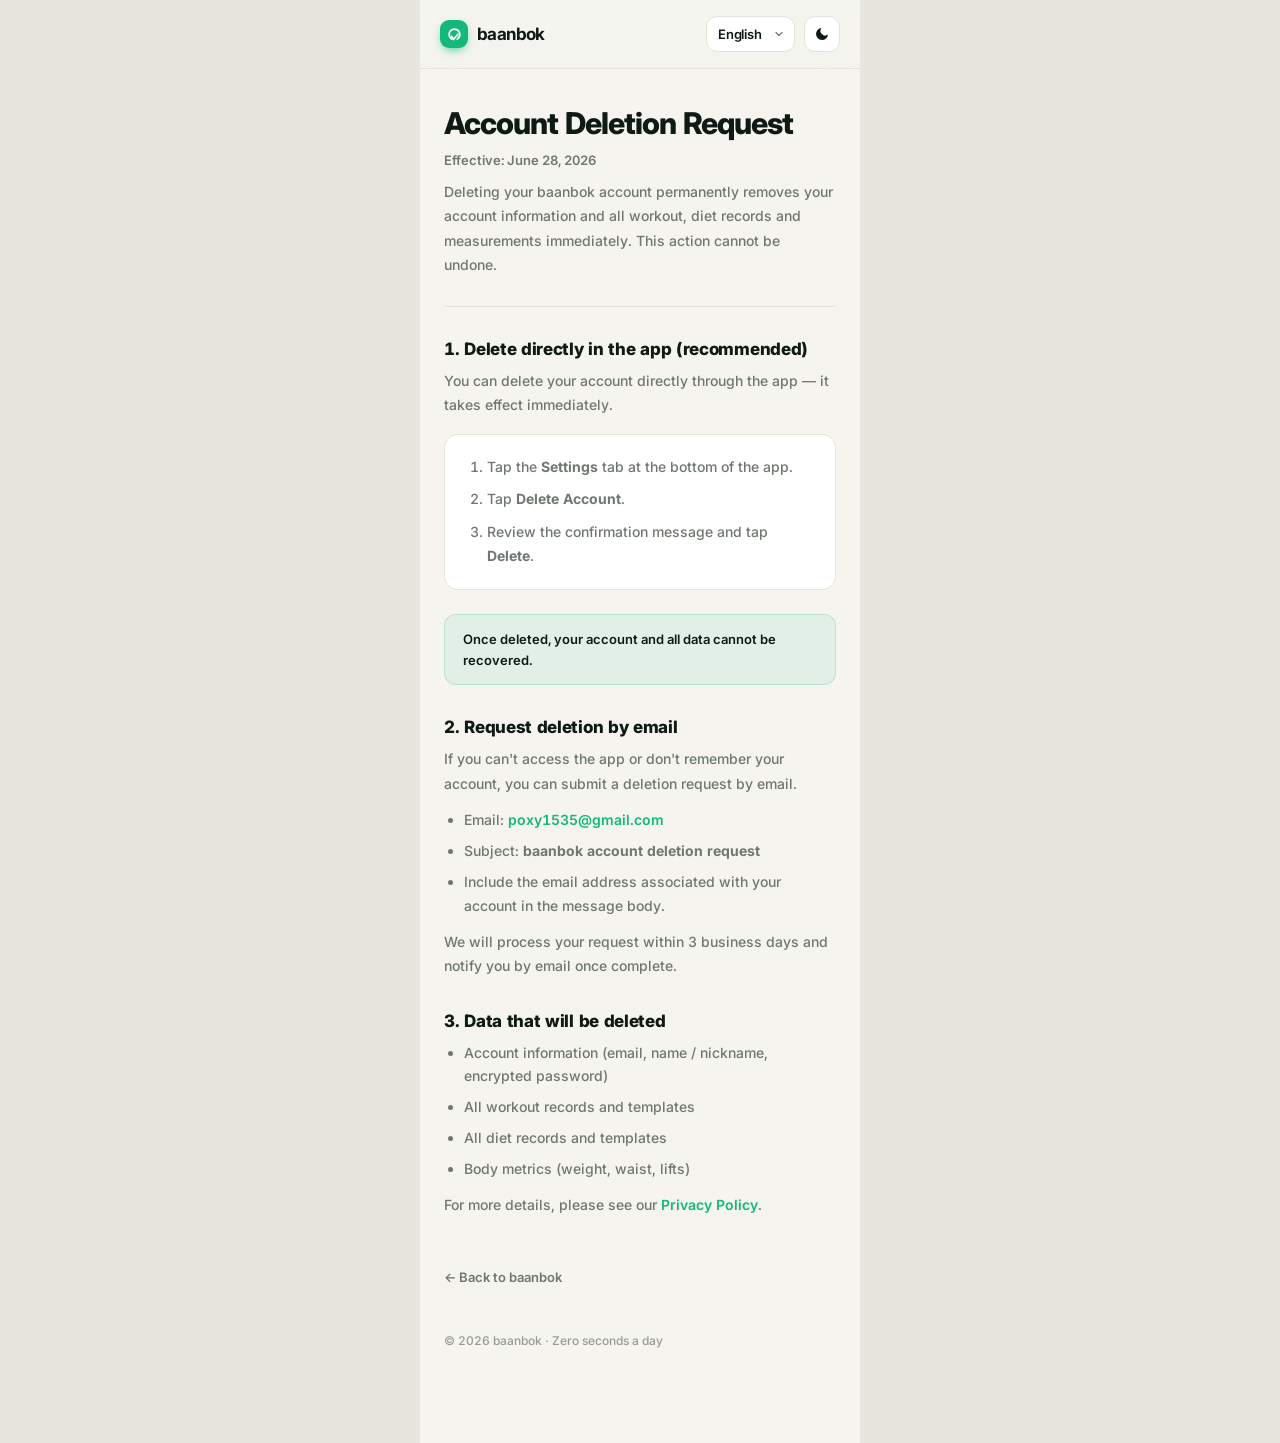
<file: delete-account.html>
<!DOCTYPE html>
<html lang="ko" data-title-key="delete.pageTitle">
<head>
  <meta charset="utf-8" />
  <meta name="viewport" content="width=device-width, initial-scale=1" />
  <title>계정 삭제 요청 · baanbok</title>
  <meta name="description" content="baanbok 계정 및 개인정보 삭제 요청 방법을 안내합니다." />
  <meta name="theme-color" content="#14B87A" />
  <link rel="icon" href="favicon.svg" type="image/svg+xml" />

  <script>
    (function () {
      try {
        var p = localStorage.getItem('baanbok-theme') || 'system';
        var e = (p === 'light' || p === 'dark') ? p
          : (window.matchMedia && matchMedia('(prefers-color-scheme: dark)').matches ? 'dark' : 'light');
        document.documentElement.setAttribute('data-theme', e);
      } catch (err) {
        document.documentElement.setAttribute('data-theme', 'light');
      }
    })();
  </script>

  <link rel="preconnect" href="https://fonts.googleapis.com" />
  <link rel="preconnect" href="https://fonts.gstatic.com" crossorigin />
  <link href="https://fonts.googleapis.com/css2?family=Inter:wght@400;500;600;700;800&display=swap" rel="stylesheet" />
  <link rel="stylesheet" href="styles.css" />
  <style>
    .legal { width: 100%; max-width: 680px; margin: 0 auto; padding: 0 24px 80px; }
    .legal-lead { font-size: 14px; font-weight: 500; color: var(--muted); line-height: 1.7; margin: 4px 0 8px; }
    .legal h1 { font-size: 30px; font-weight: 800; letter-spacing: -1px; color: var(--ink); margin: 36px 0 8px; }
    .legal .date { font-size: 13px; font-weight: 600; color: var(--muted); margin: 0 0 8px; }
    .legal hr { border: none; border-top: 1px solid var(--line); margin: 28px 0; }
    .legal h2 { font-size: 17px; font-weight: 800; letter-spacing: -.3px; color: var(--ink); margin: 32px 0 10px; }
    .legal p { font-size: 14px; font-weight: 500; color: var(--muted); line-height: 1.75; margin: 0 0 12px; }
    .legal ul { font-size: 14px; font-weight: 500; color: var(--muted); line-height: 1.7; padding-left: 20px; margin: 0 0 12px; }
    .legal li { margin-bottom: 7px; }
    .legal a.inline { color: var(--green); text-decoration: none; font-weight: 600; }
    .legal a.inline:hover { text-decoration: underline; }
    .legal .foot-note { font-size: 12px; font-weight: 500; color: var(--muted); opacity: .7; margin-top: 44px; }
    .legal .back { display: inline-flex; align-items: center; gap: 6px; font-size: 13px; font-weight: 600; color: var(--muted); text-decoration: none; margin-top: 40px; }
    .legal .back:hover { color: var(--ink); }

    .step-box { background: var(--card); border: 1px solid var(--line); border-radius: 14px; padding: 20px 22px; margin: 16px 0 24px; }
    .step-box ol { font-size: 14px; font-weight: 500; color: var(--muted); line-height: 1.75; padding-left: 20px; margin: 0; }
    .step-box li { margin-bottom: 8px; }
    .step-box li:last-child { margin-bottom: 0; }

    .warn-box { background: color-mix(in srgb, var(--green) 8%, transparent); border: 1px solid color-mix(in srgb, var(--green) 22%, transparent); border-radius: 12px; padding: 14px 18px; margin: 0 0 20px; font-size: 13px; font-weight: 600; color: var(--ink); line-height: 1.6; }
  </style>
  <script src="app.js" defer></script>
  <script src="lang.js" defer></script>
</head>
<body>
<div class="page">
  <div class="column" style="overflow:visible;">

    <!-- Nav -->
    <div style="position:sticky; top:0; z-index:40; display:flex; align-items:center; justify-content:space-between; padding:16px 20px; background:var(--navBg); backdrop-filter:blur(16px); -webkit-backdrop-filter:blur(16px); border-bottom:1px solid var(--navBorder);">
      <a href="index.html" style="display:flex; align-items:center; gap:9px; text-decoration:none;">
        <div style="width:28px; height:28px; border-radius:9px; background:var(--green); display:flex; align-items:center; justify-content:center; box-shadow:0 4px 11px -4px var(--green);">
          <svg width="17" height="17" viewBox="0 0 120 120"><path d="M 41 92.9 A 38 38 0 1 1 79 92.9" fill="none" stroke="#fff" stroke-width="12.5" stroke-linecap="round"/><path d="M 39 73 L 53 95 L 84 58" fill="none" stroke="#fff" stroke-width="12.5" stroke-linecap="round" stroke-linejoin="round"/></svg>
        </div>
        <span style="font-size:17px; font-weight:700; letter-spacing:-.6px; color:var(--ink);">baanbok</span>
      </a>
      <div class="nav-actions">
        <select class="lang-select" onchange="setLang(this.value)" aria-label="Language / 언어">
          <option value="ko">한국어</option>
          <option value="en">English</option>
          <option value="ja">日本語</option>
          <option value="zh">中文</option>
          <option value="es">Español</option>
        </select>
        <button class="nav-toggle" type="button" aria-label="테마 전환" onclick="toggleTheme()" style="width:36px; height:36px; border-radius:11px; border:1px solid var(--line); background:var(--card); display:flex; align-items:center; justify-content:center; cursor:pointer; color:var(--ink);">
          <svg class="icon-sun" width="17" height="17" viewBox="0 0 24 24" fill="none" stroke="currentColor" stroke-width="2" stroke-linecap="round"><circle cx="12" cy="12" r="4.2"/><path d="M12 2v2.6M12 19.4V22M2 12h2.6M19.4 12H22M4.9 4.9l1.9 1.9M17.2 17.2l1.9 1.9M19.1 4.9l-1.9 1.9M6.8 17.2l-1.9 1.9"/></svg>
          <svg class="icon-moon" width="16" height="16" viewBox="0 0 24 24" fill="currentColor"><path d="M21 12.8A9 9 0 1 1 11.2 3a7 7 0 0 0 9.8 9.8z"/></svg>
        </button>
      </div>
    </div>

    <!-- Body -->
    <div class="legal">

      <!-- 한국어 -->
      <div data-lang-block="ko">
        <h1>계정 삭제 요청</h1>
        <p class="date">시행일: 2026년 6월 28일</p>
        <p class="legal-lead">baanbok 계정을 삭제하면 계정 정보와 모든 운동·식단 기록·측정값이 즉시 영구 삭제되며, 복구할 수 없습니다.</p>

        <hr />

        <h2>1. 앱 내 직접 삭제 (권장)</h2>
        <p>아래 경로로 직접 계정을 삭제할 수 있으며, 즉시 처리됩니다.</p>
        <div class="step-box">
          <ol>
            <li>앱 하단 탭 <strong>설정</strong> 탭을 탭합니다.</li>
            <li><strong>회원 탈퇴</strong>를 탭합니다.</li>
            <li>안내 문구를 확인한 후 <strong>탈퇴하기</strong>를 탭합니다.</li>
          </ol>
        </div>
        <div class="warn-box">삭제 후에는 계정 및 모든 데이터를 복구할 수 없습니다.</div>

        <h2>2. 이메일로 삭제 요청</h2>
        <p>앱에 접근하기 어렵거나 계정을 기억하지 못하는 경우, 아래 주소로 삭제를 요청하실 수 있습니다.</p>
        <ul>
          <li>이메일: <a class="inline" href="mailto:poxy1535@gmail.com?subject=baanbok 계정 삭제 요청">poxy1535@gmail.com</a></li>
          <li>제목: <strong>baanbok 계정 삭제 요청</strong></li>
          <li>본문에 가입 시 사용한 이메일 주소를 기재해 주세요.</li>
        </ul>
        <p>요청을 받은 후 영업일 기준 3일 이내에 처리하고 결과를 이메일로 안내드립니다.</p>

        <h2>3. 삭제되는 데이터</h2>
        <ul>
          <li>계정 정보 (이메일, 이름/닉네임, 암호화된 비밀번호)</li>
          <li>모든 운동 기록 및 템플릿</li>
          <li>모든 식단 기록 및 템플릿</li>
          <li>체중·허리둘레·중량 등 신체 측정값</li>
        </ul>

        <p>자세한 내용은 <a class="inline" href="privacy.html">개인정보처리방침</a>을 참고해 주세요.</p>
      </div>

      <!-- English -->
      <div data-lang-block="en">
        <h1>Account Deletion Request</h1>
        <p class="date">Effective: June 28, 2026</p>
        <p class="legal-lead">Deleting your baanbok account permanently removes your account information and all workout, diet records and measurements immediately. This action cannot be undone.</p>

        <hr />

        <h2>1. Delete directly in the app (recommended)</h2>
        <p>You can delete your account directly through the app — it takes effect immediately.</p>
        <div class="step-box">
          <ol>
            <li>Tap the <strong>Settings</strong> tab at the bottom of the app.</li>
            <li>Tap <strong>Delete Account</strong>.</li>
            <li>Review the confirmation message and tap <strong>Delete</strong>.</li>
          </ol>
        </div>
        <div class="warn-box">Once deleted, your account and all data cannot be recovered.</div>

        <h2>2. Request deletion by email</h2>
        <p>If you can't access the app or don't remember your account, you can submit a deletion request by email.</p>
        <ul>
          <li>Email: <a class="inline" href="mailto:poxy1535@gmail.com?subject=baanbok account deletion request">poxy1535@gmail.com</a></li>
          <li>Subject: <strong>baanbok account deletion request</strong></li>
          <li>Include the email address associated with your account in the message body.</li>
        </ul>
        <p>We will process your request within 3 business days and notify you by email once complete.</p>

        <h2>3. Data that will be deleted</h2>
        <ul>
          <li>Account information (email, name / nickname, encrypted password)</li>
          <li>All workout records and templates</li>
          <li>All diet records and templates</li>
          <li>Body metrics (weight, waist, lifts)</li>
        </ul>

        <p>For more details, please see our <a class="inline" href="privacy.html">Privacy Policy</a>.</p>
      </div>

      <a class="back" data-i18n="legal.back" href="index.html">← baanbok 홈으로</a>

      <p class="foot-note" data-i18n="foot.copy">© 2026 baanbok · 매일은 0초로</p>
    </div>

  </div>
</div>
</body>
</html>
</file>
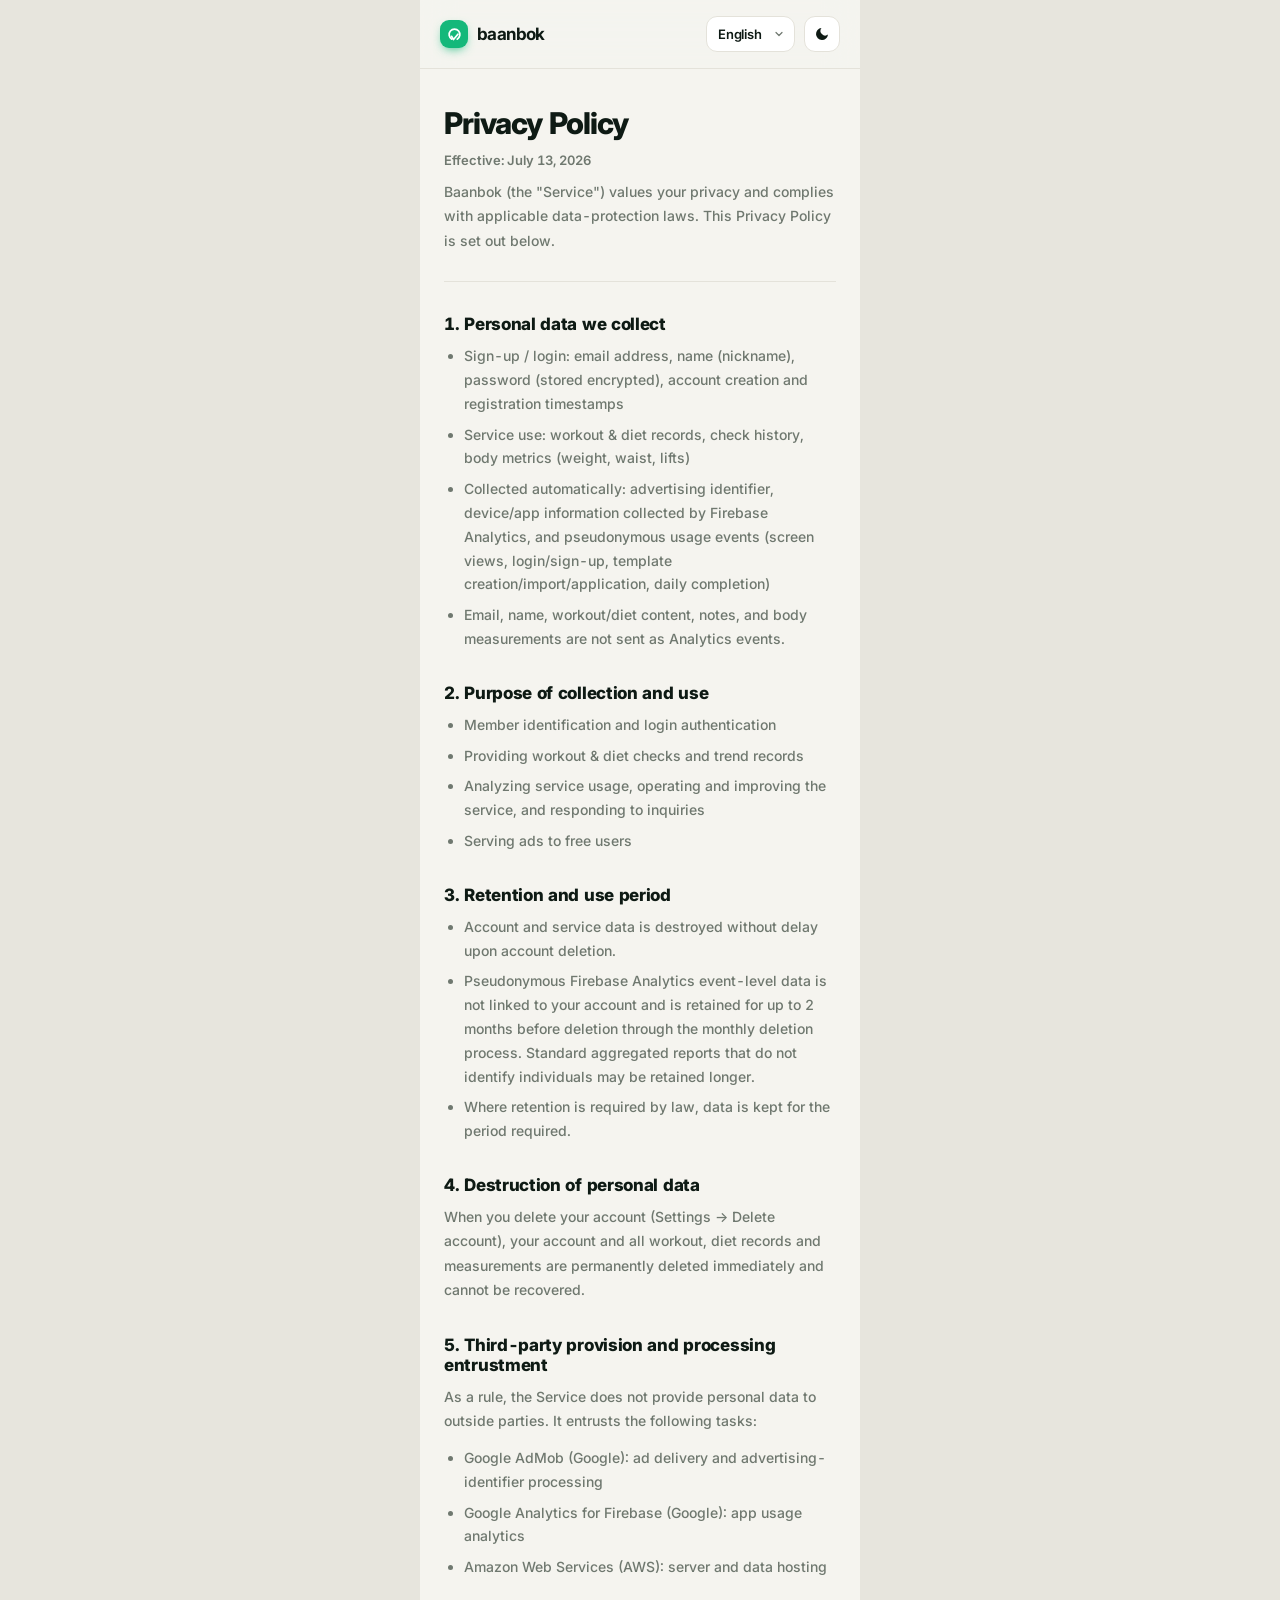
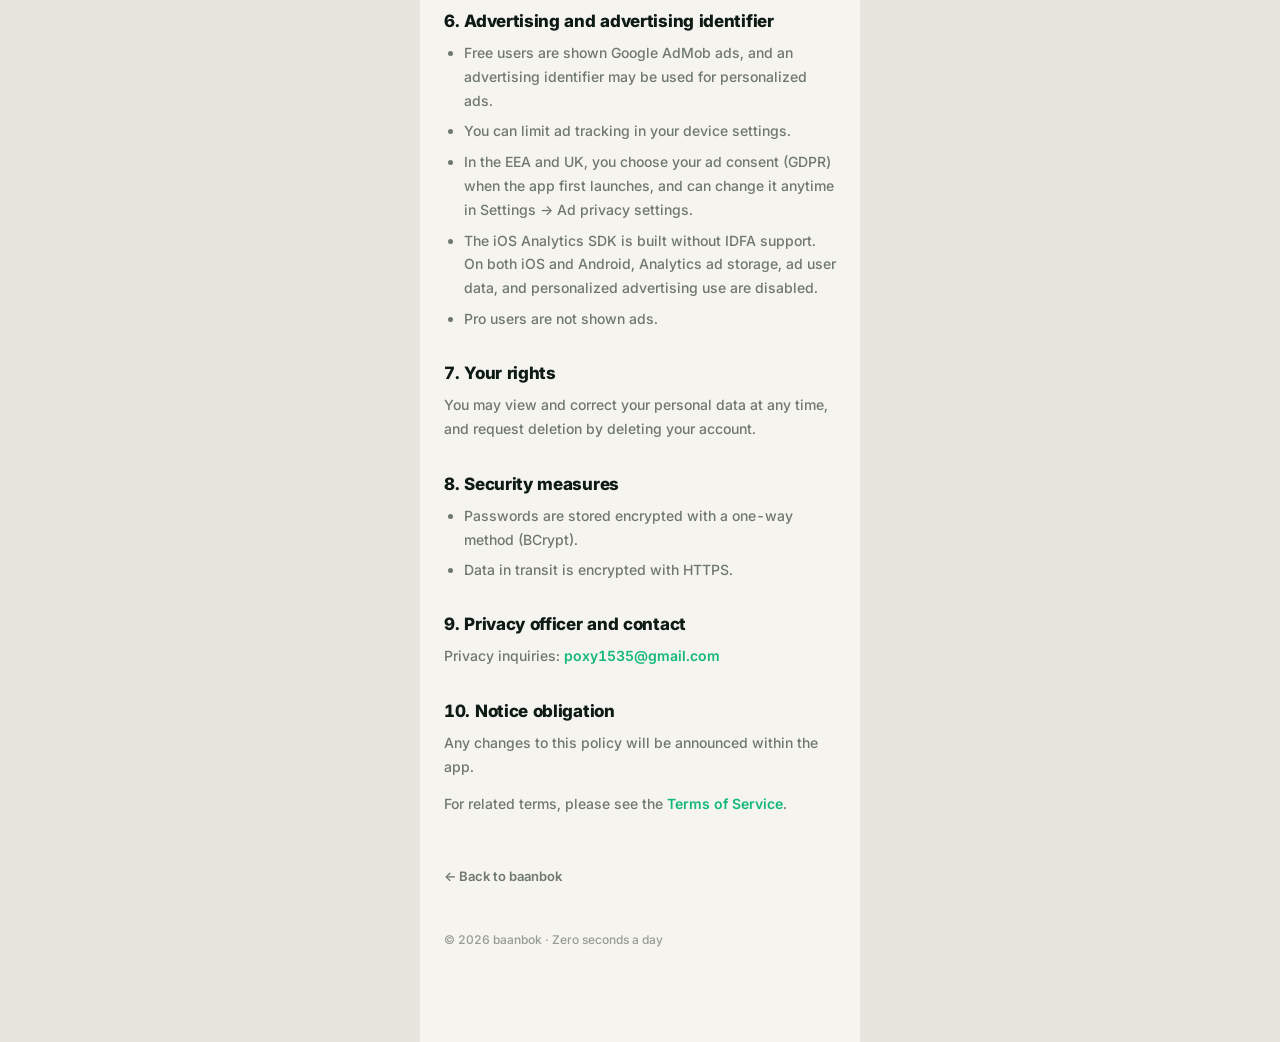
<file: privacy.html>
<!DOCTYPE html>
<html lang="ko" data-title-key="legal.privacyTitle">
<head>
  <meta charset="utf-8" />
  <meta name="viewport" content="width=device-width, initial-scale=1" />
  <title>개인정보처리방침 · baanbok</title>
  <meta name="description" content="baanbok 개인정보처리방침 — 운동·식단 체크 앱이 수집·이용하는 개인정보 항목과 처리 방침." />
  <meta name="theme-color" content="#14B87A" />
  <link rel="icon" href="favicon.svg" type="image/svg+xml" />

  <!-- Anti-FOUC: set theme before first paint (shared key with the app + landing) -->
  <script>
    (function () {
      try {
        var p = localStorage.getItem('baanbok-theme') || 'system';
        var e = (p === 'light' || p === 'dark') ? p
          : (window.matchMedia && matchMedia('(prefers-color-scheme: dark)').matches ? 'dark' : 'light');
        document.documentElement.setAttribute('data-theme', e);
      } catch (err) {
        document.documentElement.setAttribute('data-theme', 'light');
      }
    })();
  </script>

  <link rel="preconnect" href="https://fonts.googleapis.com" />
  <link rel="preconnect" href="https://fonts.gstatic.com" crossorigin />
  <link href="https://fonts.googleapis.com/css2?family=Inter:wght@400;500;600;700;800&display=swap" rel="stylesheet" />
  <link rel="stylesheet" href="styles.css" />
  <style>
    .legal { width: 100%; max-width: 680px; margin: 0 auto; padding: 0 24px 80px; }
    .legal-lead { font-size: 14px; font-weight: 500; color: var(--muted); line-height: 1.7; margin: 4px 0 8px; }
    .legal h1 { font-size: 30px; font-weight: 800; letter-spacing: -1px; color: var(--ink); margin: 36px 0 8px; }
    .legal .date { font-size: 13px; font-weight: 600; color: var(--muted); margin: 0 0 8px; }
    .legal hr { border: none; border-top: 1px solid var(--line); margin: 28px 0; }
    .legal h2 { font-size: 17px; font-weight: 800; letter-spacing: -.3px; color: var(--ink); margin: 32px 0 10px; }
    .legal p { font-size: 14px; font-weight: 500; color: var(--muted); line-height: 1.75; margin: 0 0 12px; }
    .legal ul { font-size: 14px; font-weight: 500; color: var(--muted); line-height: 1.7; padding-left: 20px; margin: 0 0 12px; }
    .legal li { margin-bottom: 7px; }
    .legal a.inline { color: var(--green); text-decoration: none; font-weight: 600; }
    .legal a.inline:hover { text-decoration: underline; }
    .legal .foot-note { font-size: 12px; font-weight: 500; color: var(--muted); opacity: .7; margin-top: 44px; }
    .legal .back { display: inline-flex; align-items: center; gap: 6px; font-size: 13px; font-weight: 600; color: var(--muted); text-decoration: none; margin-top: 40px; }
    .legal .back:hover { color: var(--ink); }
  </style>
  <script src="app.js" defer></script>
  <script src="lang.js" defer></script>
</head>
<body>
<div class="page">
  <div class="column" style="overflow:visible;">

    <!-- Nav (sticky) — matches landing -->
    <div style="position:sticky; top:0; z-index:40; display:flex; align-items:center; justify-content:space-between; padding:16px 20px; background:var(--navBg); backdrop-filter:blur(16px); -webkit-backdrop-filter:blur(16px); border-bottom:1px solid var(--navBorder);">
      <a href="index.html" style="display:flex; align-items:center; gap:9px; text-decoration:none;">
        <div style="width:28px; height:28px; border-radius:9px; background:var(--green); display:flex; align-items:center; justify-content:center; box-shadow:0 4px 11px -4px var(--green);">
          <svg width="17" height="17" viewBox="0 0 120 120"><path d="M 41 92.9 A 38 38 0 1 1 79 92.9" fill="none" stroke="#fff" stroke-width="12.5" stroke-linecap="round"/><path d="M 39 73 L 53 95 L 84 58" fill="none" stroke="#fff" stroke-width="12.5" stroke-linecap="round" stroke-linejoin="round"/></svg>
        </div>
        <span style="font-size:17px; font-weight:700; letter-spacing:-.6px; color:var(--ink);">baanbok</span>
      </a>
      <div class="nav-actions">
        <select class="lang-select" onchange="setLang(this.value)" aria-label="Language / 언어">
          <option value="ko">한국어</option>
          <option value="en">English</option>
          <option value="ja">日本語</option>
          <option value="zh">中文</option>
          <option value="es">Español</option>
        </select>
        <button class="nav-toggle" type="button" aria-label="테마 전환" onclick="toggleTheme()" style="width:36px; height:36px; border-radius:11px; border:1px solid var(--line); background:var(--card); display:flex; align-items:center; justify-content:center; cursor:pointer; color:var(--ink);">
          <svg class="icon-sun" width="17" height="17" viewBox="0 0 24 24" fill="none" stroke="currentColor" stroke-width="2" stroke-linecap="round"><circle cx="12" cy="12" r="4.2"/><path d="M12 2v2.6M12 19.4V22M2 12h2.6M19.4 12H22M4.9 4.9l1.9 1.9M17.2 17.2l1.9 1.9M19.1 4.9l-1.9 1.9M6.8 17.2l-1.9 1.9"/></svg>
          <svg class="icon-moon" width="16" height="16" viewBox="0 0 24 24" fill="currentColor"><path d="M21 12.8A9 9 0 1 1 11.2 3a7 7 0 0 0 9.8 9.8z"/></svg>
        </button>
      </div>
    </div>

    <!-- Body -->
    <div class="legal">
      <!-- 한국어 -->
      <div data-lang-block="ko">
        <h1>개인정보처리방침</h1>
        <p class="date">시행일: 2026년 7월 13일</p>
        <p class="legal-lead">Baanbok(이하 "서비스")은 이용자의 개인정보를 소중히 다루며, 「개인정보 보호법」 및 관계 법령을 준수합니다. 아래와 같이 개인정보 처리방침을 둡니다.</p>

        <hr />

        <h2>1. 수집하는 개인정보 항목</h2>
        <ul>
          <li>회원가입·로그인: 이메일 주소, 이름(닉네임), 비밀번호(암호화 저장), 계정 생성·회원가입 일시</li>
          <li>서비스 이용: 운동·식단 기록, 체크 내역, 신체 측정값(체중·허리둘레·중량)</li>
          <li>자동 수집: 광고 식별자, Firebase Analytics가 수집하는 기기·앱 정보 및 가명 앱 이용 이벤트(화면 조회, 로그인·가입, 템플릿 생성·가져오기·적용, 하루 완료)</li>
          <li>이메일·이름·운동/식단 내용·메모·신체 측정값은 Analytics 이벤트로 전송하지 않습니다.</li>
        </ul>

        <h2>2. 개인정보의 수집·이용 목적</h2>
        <ul>
          <li>회원 식별 및 로그인 인증</li>
          <li>운동·식단 체크 및 추세 기록 제공</li>
          <li>서비스 이용 현황 분석, 운영·개선 및 문의 응대</li>
          <li>무료 이용자 대상 광고 게재</li>
        </ul>

        <h2>3. 보유 및 이용 기간</h2>
        <ul>
          <li>계정 및 서비스 데이터는 회원 탈퇴 시 지체 없이 파기합니다.</li>
          <li>계정과 연결하지 않은 Firebase Analytics 가명 이벤트 수준 데이터는 최대 2개월 보관 후 월별 삭제 절차에 따라 삭제됩니다. 개인을 식별하지 않는 표준 집계 보고서는 더 오래 유지될 수 있습니다.</li>
          <li>관계 법령에 따라 보존이 필요한 경우 해당 기간 동안 보관합니다.</li>
        </ul>

        <h2>4. 개인정보의 파기</h2>
        <p>회원 탈퇴(설정 → 회원 탈퇴) 요청 시, 계정과 모든 운동·식단 기록·측정값이 즉시 영구 삭제되며 복구할 수 없습니다.</p>

        <h2>5. 제3자 제공 및 처리위탁</h2>
        <p>서비스는 원칙적으로 개인정보를 외부에 제공하지 않으며, 다음 업무를 위탁합니다.</p>
        <ul>
          <li>Google AdMob(구글): 광고 게재 및 광고 식별자 처리</li>
          <li>Google Analytics for Firebase(구글): 앱 이용 통계 분석</li>
          <li>Amazon Web Services(AWS): 서버·데이터 호스팅</li>
        </ul>

        <h2>6. 광고 및 광고 식별자</h2>
        <ul>
          <li>무료 이용자에게 Google AdMob 광고가 표시되며, 맞춤형 광고를 위해 광고 식별자가 사용될 수 있습니다.</li>
          <li>기기 설정에서 광고 추적을 제한할 수 있습니다.</li>
          <li>EEA·영국 지역에서는 앱 첫 실행 시 광고 동의(GDPR)를 선택할 수 있으며, 설정 → 광고 개인정보 설정에서 언제든 변경할 수 있습니다.</li>
          <li>iOS용 Analytics SDK는 IDFA 지원 없이 구성됩니다. iOS·Android 모두 Analytics의 광고 저장·광고 사용자 데이터·맞춤 광고 활용을 비활성화합니다.</li>
          <li>Pro 이용자에게는 광고가 표시되지 않습니다.</li>
        </ul>

        <h2>7. 이용자의 권리</h2>
        <p>이용자는 언제든 자신의 개인정보를 열람·정정할 수 있으며, 회원 탈퇴를 통해 삭제를 요청할 수 있습니다.</p>

        <h2>8. 개인정보의 안전성 확보 조치</h2>
        <ul>
          <li>비밀번호는 복호화 불가능한 방식(BCrypt)으로 암호화하여 저장합니다.</li>
          <li>데이터 전송 구간은 HTTPS로 암호화합니다.</li>
        </ul>

        <h2>9. 개인정보 보호책임자 및 문의</h2>
        <p>개인정보 관련 문의: <a class="inline" href="mailto:poxy1535@gmail.com?subject=baanbok 개인정보 문의">poxy1535@gmail.com</a></p>

        <h2>10. 고지 의무</h2>
        <p>본 방침의 내용 변경 시 앱 내 공지를 통해 안내합니다.</p>

        <p>관련 약관은 <a class="inline" href="terms.html">이용약관</a>을 참고해 주세요.</p>
      </div>

      <!-- English -->
      <div data-lang-block="en">
        <h1>Privacy Policy</h1>
        <p class="date">Effective: July 13, 2026</p>
        <p class="legal-lead">Baanbok (the "Service") values your privacy and complies with applicable data-protection laws. This Privacy Policy is set out below.</p>

        <hr />

        <h2>1. Personal data we collect</h2>
        <ul>
          <li>Sign-up / login: email address, name (nickname), password (stored encrypted), account creation and registration timestamps</li>
          <li>Service use: workout & diet records, check history, body metrics (weight, waist, lifts)</li>
          <li>Collected automatically: advertising identifier, device/app information collected by Firebase Analytics, and pseudonymous usage events (screen views, login/sign-up, template creation/import/application, daily completion)</li>
          <li>Email, name, workout/diet content, notes, and body measurements are not sent as Analytics events.</li>
        </ul>

        <h2>2. Purpose of collection and use</h2>
        <ul>
          <li>Member identification and login authentication</li>
          <li>Providing workout & diet checks and trend records</li>
          <li>Analyzing service usage, operating and improving the service, and responding to inquiries</li>
          <li>Serving ads to free users</li>
        </ul>

        <h2>3. Retention and use period</h2>
        <ul>
          <li>Account and service data is destroyed without delay upon account deletion.</li>
          <li>Pseudonymous Firebase Analytics event-level data is not linked to your account and is retained for up to 2 months before deletion through the monthly deletion process. Standard aggregated reports that do not identify individuals may be retained longer.</li>
          <li>Where retention is required by law, data is kept for the period required.</li>
        </ul>

        <h2>4. Destruction of personal data</h2>
        <p>When you delete your account (Settings → Delete account), your account and all workout, diet records and measurements are permanently deleted immediately and cannot be recovered.</p>

        <h2>5. Third-party provision and processing entrustment</h2>
        <p>As a rule, the Service does not provide personal data to outside parties. It entrusts the following tasks:</p>
        <ul>
          <li>Google AdMob (Google): ad delivery and advertising-identifier processing</li>
          <li>Google Analytics for Firebase (Google): app usage analytics</li>
          <li>Amazon Web Services (AWS): server and data hosting</li>
        </ul>

        <h2>6. Advertising and advertising identifier</h2>
        <ul>
          <li>Free users are shown Google AdMob ads, and an advertising identifier may be used for personalized ads.</li>
          <li>You can limit ad tracking in your device settings.</li>
          <li>In the EEA and UK, you choose your ad consent (GDPR) when the app first launches, and can change it anytime in Settings → Ad privacy settings.</li>
          <li>The iOS Analytics SDK is built without IDFA support. On both iOS and Android, Analytics ad storage, ad user data, and personalized advertising use are disabled.</li>
          <li>Pro users are not shown ads.</li>
        </ul>

        <h2>7. Your rights</h2>
        <p>You may view and correct your personal data at any time, and request deletion by deleting your account.</p>

        <h2>8. Security measures</h2>
        <ul>
          <li>Passwords are stored encrypted with a one-way method (BCrypt).</li>
          <li>Data in transit is encrypted with HTTPS.</li>
        </ul>

        <h2>9. Privacy officer and contact</h2>
        <p>Privacy inquiries: <a class="inline" href="mailto:poxy1535@gmail.com?subject=baanbok privacy inquiry">poxy1535@gmail.com</a></p>

        <h2>10. Notice obligation</h2>
        <p>Any changes to this policy will be announced within the app.</p>

        <p>For related terms, please see the <a class="inline" href="terms.html">Terms of Service</a>.</p>
      </div>


      <!-- 日本語 -->
      <div data-lang-block="ja">
        <h1>プライバシーポリシー</h1>
        <p class="date">施行日: 2026年7月13日</p>
        <p class="legal-lead">Baanbok(以下「本サービス」)は、利用者の個人情報を大切に扱い、適用されるデータ保護法令を遵守します。プライバシーポリシーを以下のとおり定めます。</p>

        <hr />

        <h2>1. 収集する個人情報</h2>
        <ul>
          <li>会員登録・ログイン: メールアドレス、名前(ニックネーム)、パスワード(暗号化して保存)、アカウント作成・会員登録日時</li>
          <li>サービス利用: 運動・食事の記録、チェック履歴、身体測定値(体重・ウエスト・重量)</li>
          <li>自動収集: 広告識別子、Firebase Analyticsが収集する端末・アプリ情報、仮名化された利用イベント(画面表示、ログイン・登録、テンプレート作成・インポート・適用、1日の完了)</li>
          <li>メール、名前、運動・食事内容、メモ、身体測定値はAnalyticsイベントとして送信しません。</li>
        </ul>

        <h2>2. 収集・利用の目的</h2>
        <ul>
          <li>会員の識別およびログイン認証</li>
          <li>運動・食事のチェックおよび傾向記録の提供</li>
          <li>サービス利用状況の分析、運営・改善および問い合わせ対応</li>
          <li>無料利用者への広告配信</li>
        </ul>

        <h2>3. 保有および利用期間</h2>
        <ul>
          <li>アカウントおよびサービスデータは、退会時に遅滞なく破棄します。</li>
          <li>アカウントに紐付けないFirebase Analyticsの仮名化イベントレベルデータは、最長2か月保管された後、毎月の削除処理により削除されます。個人を識別しない標準の集計レポートは、より長く保持される場合があります。</li>
          <li>法令により保存が必要な場合は、当該期間保管します。</li>
        </ul>

        <h2>4. 個人情報の破棄</h2>
        <p>退会(設定 → 退会)を行うと、アカウントとすべての運動・食事の記録・測定値は直ちに完全削除され、復元できません。</p>

        <h2>5. 第三者提供および処理委託</h2>
        <p>本サービスは原則として個人情報を外部に提供せず、次の業務を委託します。</p>
        <ul>
          <li>Google AdMob(Google): 広告配信および広告識別子の処理</li>
          <li>Google Analytics for Firebase(Google): アプリ利用統計の分析</li>
          <li>Amazon Web Services(AWS): サーバー・データのホスティング</li>
        </ul>

        <h2>6. 広告および広告識別子</h2>
        <ul>
          <li>無料利用者にはGoogle AdMobの広告が表示され、パーソナライズ広告のために広告識別子が使用されることがあります。</li>
          <li>端末の設定で広告トラッキングを制限できます。</li>
          <li>EEA・英国では、アプリ初回起動時に広告に関する同意(GDPR)を選択でき、設定 → 広告プライバシー設定でいつでも変更できます。</li>
          <li>iOS版Analytics SDKはIDFAサポートなしで構成されます。iOS・AndroidともにAnalyticsの広告ストレージ、広告ユーザーデータ、パーソナライズ広告利用は無効です。</li>
          <li>Pro利用者には広告は表示されません。</li>
        </ul>

        <h2>7. 利用者の権利</h2>
        <p>利用者はいつでも自身の個人情報を閲覧・訂正でき、退会により削除を求めることができます。</p>

        <h2>8. 安全性確保の措置</h2>
        <ul>
          <li>パスワードは復号できない方式(BCrypt)で暗号化して保存します。</li>
          <li>データの通信区間はHTTPSで暗号化します。</li>
        </ul>

        <h2>9. 個人情報保護責任者および問い合わせ</h2>
        <p>個人情報に関するお問い合わせ: <a class="inline" href="mailto:poxy1535@gmail.com?subject=baanbok privacy inquiry">poxy1535@gmail.com</a></p>

        <h2>10. 告知義務</h2>
        <p>本ポリシーの内容を変更する場合は、アプリ内のお知らせでご案内します。</p>

        <p>関連する規約は<a class="inline" href="terms.html">利用規約</a>をご覧ください。</p>
      </div>

      <!-- 简体中文 -->
      <div data-lang-block="zh">
        <h1>隐私政策</h1>
        <p class="date">生效日期: 2026年7月13日</p>
        <p class="legal-lead">Baanbok(以下称"本服务")重视用户的个人信息,并遵守适用的数据保护法律法规。隐私政策如下。</p>

        <hr />

        <h2>1. 收集的个人信息</h2>
        <ul>
          <li>注册·登录: 电子邮箱、姓名(昵称)、密码(加密存储)、账号创建与注册时间</li>
          <li>服务使用: 训练·饮食记录、打卡历史、身体测量值(体重·腰围·重量)</li>
          <li>自动收集: 广告标识符、Firebase Analytics收集的设备与应用信息,以及假名化使用事件(页面浏览、登录·注册、模板创建·导入·应用、每日完成)</li>
          <li>电子邮件、姓名、运动/饮食内容、备注和身体测量值不会作为Analytics事件发送。</li>
        </ul>

        <h2>2. 收集和使用目的</h2>
        <ul>
          <li>会员识别及登录认证</li>
          <li>提供训练·饮食打卡及趋势记录</li>
          <li>分析服务使用情况、服务运营·改进及咨询处理</li>
          <li>向免费用户投放广告</li>
        </ul>

        <h2>3. 保存及使用期限</h2>
        <ul>
          <li>账号及服务数据将在注销账号时立即销毁。</li>
          <li>不与账号关联的Firebase Analytics假名化事件级数据最长保存2个月,之后按月度删除流程删除。不识别个人的标准汇总报告可能会保存更长时间。</li>
          <li>法律要求保存的,在相应期限内保管。</li>
        </ul>

        <h2>4. 个人信息的销毁</h2>
        <p>申请注销账号(设置 → 注销账号)后,账号及所有训练·饮食记录·测量值将立即永久删除,无法恢复。</p>

        <h2>5. 向第三方提供及处理委托</h2>
        <p>本服务原则上不向外部提供个人信息,并委托以下业务。</p>
        <ul>
          <li>Google AdMob(谷歌): 广告投放及广告标识符处理</li>
          <li>Google Analytics for Firebase(谷歌): 应用使用统计分析</li>
          <li>Amazon Web Services(AWS): 服务器·数据托管</li>
        </ul>

        <h2>6. 广告及广告标识符</h2>
        <ul>
          <li>免费用户会看到Google AdMob广告,为提供个性化广告可能使用广告标识符。</li>
          <li>可在设备设置中限制广告跟踪。</li>
          <li>在欧洲经济区(EEA)和英国,首次启动应用时可选择广告同意(GDPR),并可随时在"设置 → 广告隐私设置"中更改。</li>
          <li>iOS版Analytics SDK不包含IDFA支持。iOS和Android均禁用Analytics的广告存储、广告用户数据及个性化广告用途。</li>
          <li>Pro用户不显示广告。</li>
        </ul>

        <h2>7. 用户的权利</h2>
        <p>用户可随时查阅·更正自己的个人信息,并可通过注销账号要求删除。</p>

        <h2>8. 安全保障措施</h2>
        <ul>
          <li>密码采用不可逆方式(BCrypt)加密存储。</li>
          <li>数据传输通过HTTPS加密。</li>
        </ul>

        <h2>9. 个人信息保护负责人及咨询</h2>
        <p>个人信息相关咨询: <a class="inline" href="mailto:poxy1535@gmail.com?subject=baanbok privacy inquiry">poxy1535@gmail.com</a></p>

        <h2>10. 告知义务</h2>
        <p>本政策内容如有变更,将通过应用内公告进行说明。</p>

        <p>相关条款请参阅<a class="inline" href="terms.html">服务条款</a>。</p>
      </div>

      <!-- Español -->
      <div data-lang-block="es">
        <h1>Política de Privacidad</h1>
        <p class="date">Vigente desde: 13 de julio de 2026</p>
        <p class="legal-lead">Baanbok (el "Servicio") valora tu privacidad y cumple la normativa de protección de datos aplicable. La presente Política de Privacidad se establece a continuación.</p>

        <hr />

        <h2>1. Datos personales que recopilamos</h2>
        <ul>
          <li>Registro / inicio de sesión: dirección de correo, nombre (apodo), contraseña (almacenada cifrada) y fechas de creación y registro de la cuenta</li>
          <li>Uso del servicio: registros de entrenamiento y dieta, historial de marcas, medidas corporales (peso, cintura, cargas)</li>
          <li>Recopilación automática: identificador de publicidad, información del dispositivo y la app recopilada por Firebase Analytics y eventos de uso seudónimos (vistas de pantalla, inicio de sesión/registro, creación/importación/aplicación de plantillas y finalización diaria)</li>
          <li>El correo, nombre, contenido de ejercicio/dieta, notas y medidas corporales no se envían como eventos de Analytics.</li>
        </ul>

        <h2>2. Finalidad de la recopilación y el uso</h2>
        <ul>
          <li>Identificación del usuario y autenticación de inicio de sesión</li>
          <li>Provisión de marcas de entrenamiento y dieta y registros de tendencias</li>
          <li>Análisis del uso, operación y mejora del servicio, atención de consultas</li>
          <li>Publicidad para usuarios gratuitos</li>
        </ul>

        <h2>3. Plazo de conservación y uso</h2>
        <ul>
          <li>Los datos de la cuenta y del servicio se destruyen sin demora al eliminar la cuenta.</li>
          <li>Los datos de eventos seudonimizados de Firebase Analytics no se vinculan con tu cuenta y se conservan hasta 2 meses antes de eliminarse mediante el proceso mensual. Los informes agregados estándar que no identifican a personas pueden conservarse durante más tiempo.</li>
          <li>Cuando la ley exija su conservación, se guardarán durante el plazo requerido.</li>
        </ul>

        <h2>4. Destrucción de los datos personales</h2>
        <p>Al eliminar tu cuenta (Ajustes → Eliminar cuenta), la cuenta y todos los registros de entrenamiento, dieta y medidas se eliminan de forma permanente e inmediata, sin posibilidad de recuperación.</p>

        <h2>5. Cesión a terceros y encargo del tratamiento</h2>
        <p>Como regla general, el Servicio no cede datos personales a terceros. Encarga las siguientes tareas:</p>
        <ul>
          <li>Google AdMob (Google): entrega de anuncios y tratamiento del identificador de publicidad</li>
          <li>Google Analytics for Firebase (Google): análisis de uso de la app</li>
          <li>Amazon Web Services (AWS): alojamiento de servidores y datos</li>
        </ul>

        <h2>6. Publicidad e identificador de publicidad</h2>
        <ul>
          <li>Los usuarios gratuitos ven anuncios de Google AdMob y puede usarse un identificador de publicidad para anuncios personalizados.</li>
          <li>Puedes limitar el seguimiento publicitario en los ajustes del dispositivo.</li>
          <li>En el EEE y el Reino Unido, eliges tu consentimiento publicitario (RGPD) al iniciar la app por primera vez y puedes cambiarlo en cualquier momento en Ajustes → Configuración de privacidad de anuncios.</li>
          <li>El SDK de Analytics para iOS se compila sin IDFA. Tanto en iOS como en Android se desactivan el almacenamiento publicitario, los datos de usuario publicitarios y el uso para publicidad personalizada de Analytics.</li>
          <li>Los usuarios Pro no ven anuncios.</li>
        </ul>

        <h2>7. Tus derechos</h2>
        <p>Puedes consultar y corregir tus datos personales en cualquier momento, y solicitar su eliminación eliminando tu cuenta.</p>

        <h2>8. Medidas de seguridad</h2>
        <ul>
          <li>Las contraseñas se almacenan cifradas con un método irreversible (BCrypt).</li>
          <li>Los datos en tránsito se cifran mediante HTTPS.</li>
        </ul>

        <h2>9. Responsable de privacidad y contacto</h2>
        <p>Consultas de privacidad: <a class="inline" href="mailto:poxy1535@gmail.com?subject=baanbok privacy inquiry">poxy1535@gmail.com</a></p>

        <h2>10. Obligación de notificación</h2>
        <p>Cualquier cambio en esta política se anunciará dentro de la app.</p>

        <p>Para los términos relacionados, consulta los <a class="inline" href="terms.html">Términos del Servicio</a>.</p>
      </div>

      <a class="back" data-i18n="legal.back" href="index.html">← baanbok 홈으로</a>

      <p class="foot-note" data-i18n="foot.copy">© 2026 baanbok · 매일은 0초로</p>
    </div>

  </div>
</div>
</body>
</html>
</file>
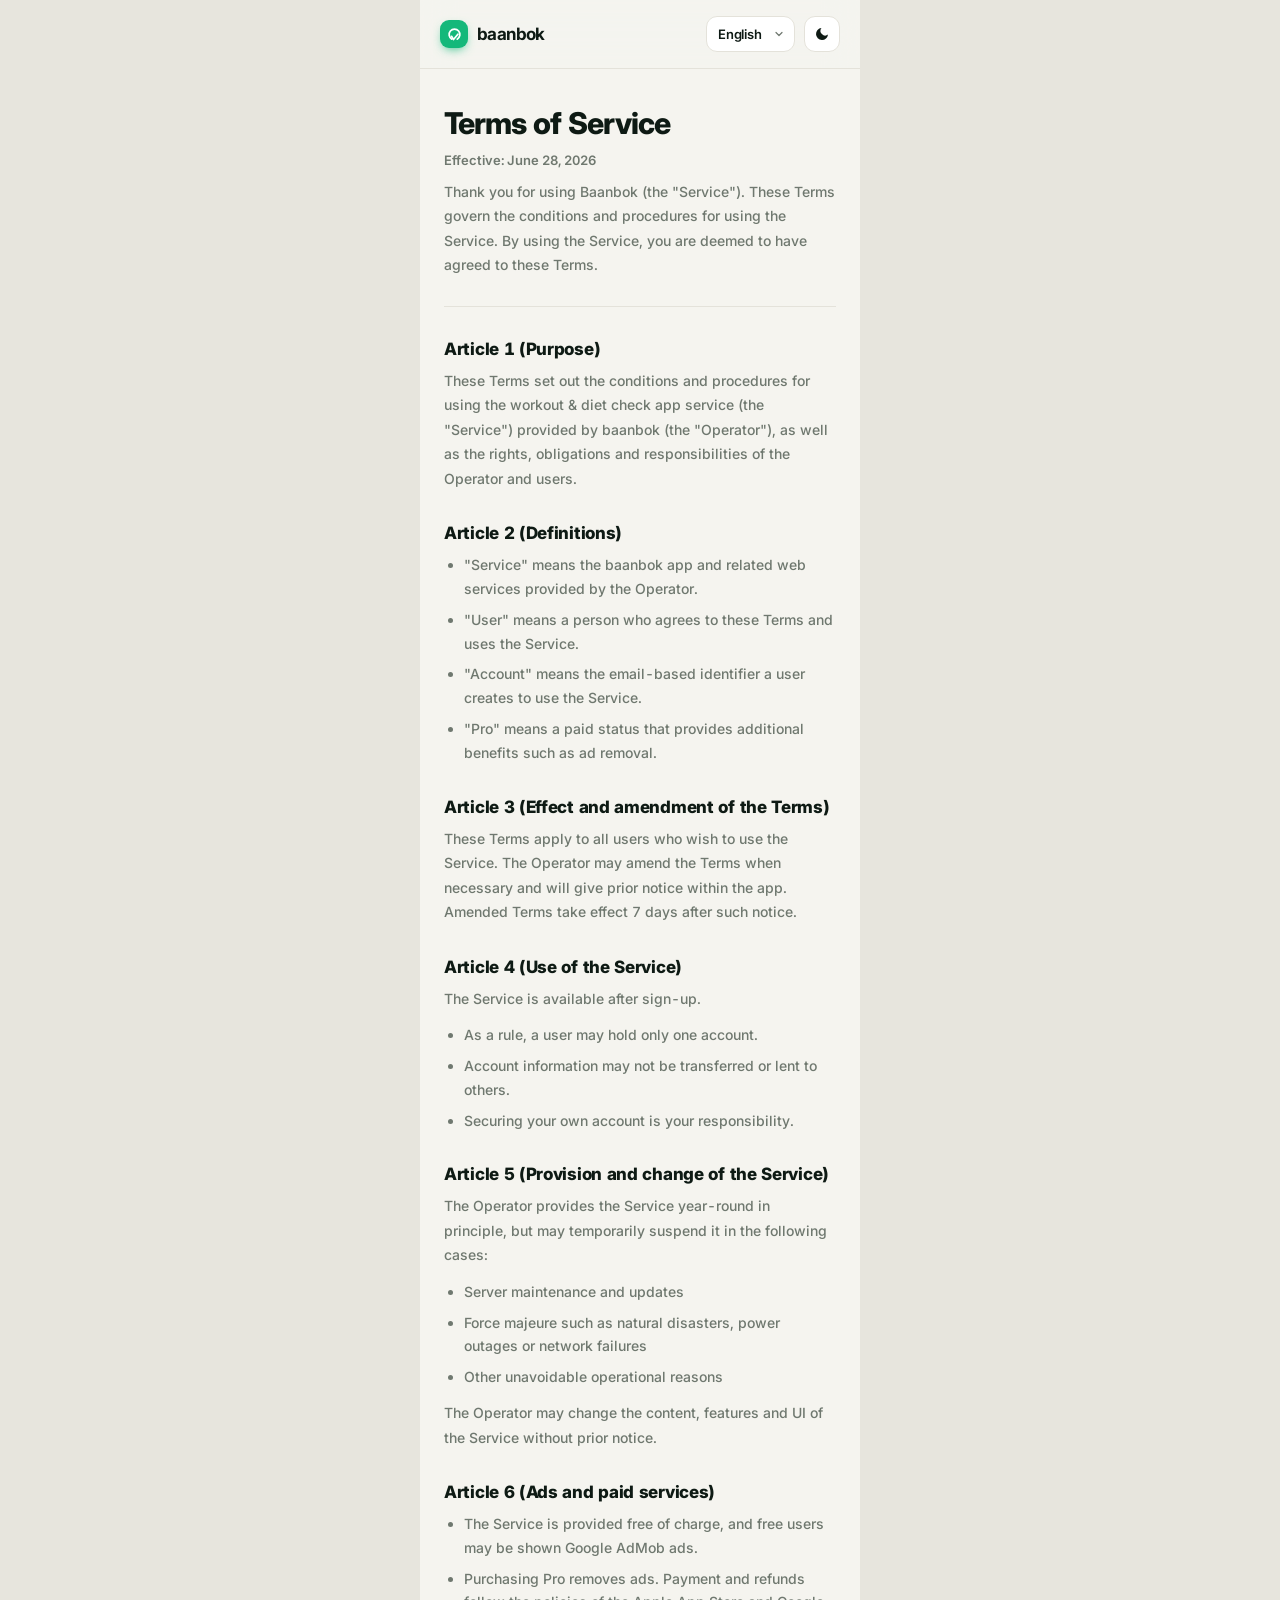
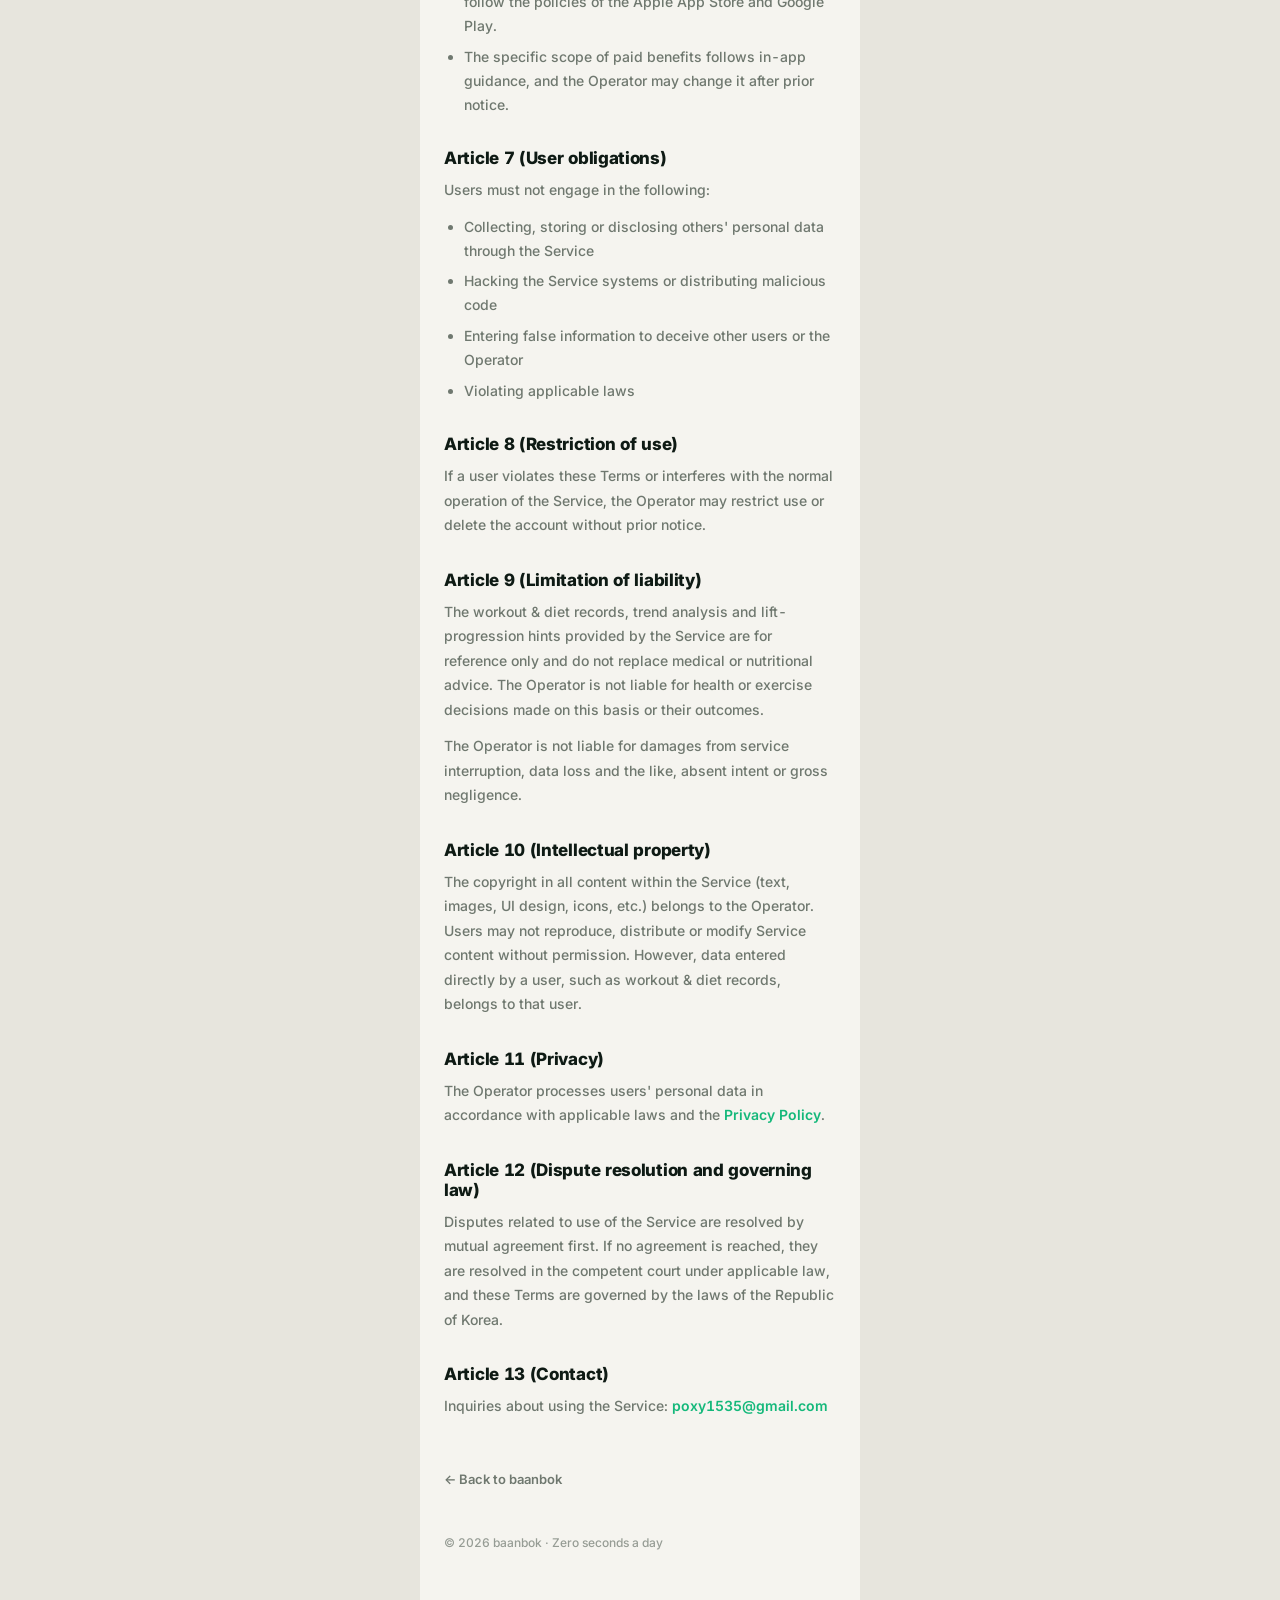
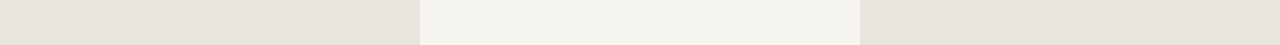
<file: terms.html>
<!DOCTYPE html>
<html lang="ko" data-title-key="legal.termsTitle">
<head>
  <meta charset="utf-8" />
  <meta name="viewport" content="width=device-width, initial-scale=1" />
  <title>이용약관 · baanbok</title>
  <meta name="description" content="baanbok 이용약관 — 운동·식단 체크 앱 서비스 이용 조건 및 절차." />
  <meta name="theme-color" content="#14B87A" />
  <link rel="icon" href="favicon.svg" type="image/svg+xml" />

  <!-- Anti-FOUC: set theme before first paint (shared key with the app + landing) -->
  <script>
    (function () {
      try {
        var p = localStorage.getItem('baanbok-theme') || 'system';
        var e = (p === 'light' || p === 'dark') ? p
          : (window.matchMedia && matchMedia('(prefers-color-scheme: dark)').matches ? 'dark' : 'light');
        document.documentElement.setAttribute('data-theme', e);
      } catch (err) {
        document.documentElement.setAttribute('data-theme', 'light');
      }
    })();
  </script>

  <link rel="preconnect" href="https://fonts.googleapis.com" />
  <link rel="preconnect" href="https://fonts.gstatic.com" crossorigin />
  <link href="https://fonts.googleapis.com/css2?family=Inter:wght@400;500;600;700;800&display=swap" rel="stylesheet" />
  <link rel="stylesheet" href="styles.css" />
  <style>
    .legal { width: 100%; max-width: 680px; margin: 0 auto; padding: 0 24px 80px; }
    .legal-lead { font-size: 14px; font-weight: 500; color: var(--muted); line-height: 1.7; margin: 4px 0 8px; }
    .legal h1 { font-size: 30px; font-weight: 800; letter-spacing: -1px; color: var(--ink); margin: 36px 0 8px; }
    .legal .date { font-size: 13px; font-weight: 600; color: var(--muted); margin: 0 0 8px; }
    .legal hr { border: none; border-top: 1px solid var(--line); margin: 28px 0; }
    .legal h2 { font-size: 17px; font-weight: 800; letter-spacing: -.3px; color: var(--ink); margin: 32px 0 10px; }
    .legal p { font-size: 14px; font-weight: 500; color: var(--muted); line-height: 1.75; margin: 0 0 12px; }
    .legal ul { font-size: 14px; font-weight: 500; color: var(--muted); line-height: 1.7; padding-left: 20px; margin: 0 0 12px; }
    .legal li { margin-bottom: 7px; }
    .legal a.inline { color: var(--green); text-decoration: none; font-weight: 600; }
    .legal a.inline:hover { text-decoration: underline; }
    .legal .foot-note { font-size: 12px; font-weight: 500; color: var(--muted); opacity: .7; margin-top: 44px; }
    .legal .back { display: inline-flex; align-items: center; gap: 6px; font-size: 13px; font-weight: 600; color: var(--muted); text-decoration: none; margin-top: 40px; }
    .legal .back:hover { color: var(--ink); }
  </style>
  <script src="app.js" defer></script>
  <script src="lang.js" defer></script>
</head>
<body>
<div class="page">
  <div class="column" style="overflow:visible;">

    <!-- Nav (sticky) — matches landing -->
    <div style="position:sticky; top:0; z-index:40; display:flex; align-items:center; justify-content:space-between; padding:16px 20px; background:var(--navBg); backdrop-filter:blur(16px); -webkit-backdrop-filter:blur(16px); border-bottom:1px solid var(--navBorder);">
      <a href="index.html" style="display:flex; align-items:center; gap:9px; text-decoration:none;">
        <div style="width:28px; height:28px; border-radius:9px; background:var(--green); display:flex; align-items:center; justify-content:center; box-shadow:0 4px 11px -4px var(--green);">
          <svg width="17" height="17" viewBox="0 0 120 120"><path d="M 41 92.9 A 38 38 0 1 1 79 92.9" fill="none" stroke="#fff" stroke-width="12.5" stroke-linecap="round"/><path d="M 39 73 L 53 95 L 84 58" fill="none" stroke="#fff" stroke-width="12.5" stroke-linecap="round" stroke-linejoin="round"/></svg>
        </div>
        <span style="font-size:17px; font-weight:700; letter-spacing:-.6px; color:var(--ink);">baanbok</span>
      </a>
      <div class="nav-actions">
        <select class="lang-select" onchange="setLang(this.value)" aria-label="Language / 언어">
          <option value="ko">한국어</option>
          <option value="en">English</option>
          <option value="ja">日本語</option>
          <option value="zh">中文</option>
          <option value="es">Español</option>
        </select>
        <button class="nav-toggle" type="button" aria-label="테마 전환" onclick="toggleTheme()" style="width:36px; height:36px; border-radius:11px; border:1px solid var(--line); background:var(--card); display:flex; align-items:center; justify-content:center; cursor:pointer; color:var(--ink);">
          <svg class="icon-sun" width="17" height="17" viewBox="0 0 24 24" fill="none" stroke="currentColor" stroke-width="2" stroke-linecap="round"><circle cx="12" cy="12" r="4.2"/><path d="M12 2v2.6M12 19.4V22M2 12h2.6M19.4 12H22M4.9 4.9l1.9 1.9M17.2 17.2l1.9 1.9M19.1 4.9l-1.9 1.9M6.8 17.2l-1.9 1.9"/></svg>
          <svg class="icon-moon" width="16" height="16" viewBox="0 0 24 24" fill="currentColor"><path d="M21 12.8A9 9 0 1 1 11.2 3a7 7 0 0 0 9.8 9.8z"/></svg>
        </button>
      </div>
    </div>

    <!-- Body -->
    <div class="legal">
      <!-- 한국어 -->
      <div data-lang-block="ko">
        <h1>이용약관</h1>
        <p class="date">시행일: 2026년 6월 28일</p>
        <p class="legal-lead">Baanbok(이하 "서비스")을 이용해 주셔서 감사합니다. 본 약관은 서비스 이용에 관한 조건 및 절차를 규정합니다. 서비스를 이용하시면 본 약관에 동의한 것으로 간주합니다.</p>

        <hr />

        <h2>제1조 (목적)</h2>
        <p>본 약관은 baanbok(이하 "운영자")이 제공하는 운동·식단 체크 앱 서비스(이하 "서비스")의 이용 조건 및 절차, 운영자와 이용자의 권리·의무·책임에 관한 사항을 규정함을 목적으로 합니다.</p>

        <h2>제2조 (정의)</h2>
        <ul>
          <li>"서비스"란 운영자가 제공하는 baanbok 앱 및 관련 웹 서비스를 의미합니다.</li>
          <li>"이용자"란 본 약관에 동의하고 서비스를 이용하는 자를 의미합니다.</li>
          <li>"계정"이란 이용자가 서비스 이용을 위해 생성한 이메일 기반의 식별 정보를 의미합니다.</li>
          <li>"Pro"란 광고 제거 등 부가 혜택이 제공되는 유료 이용 상태를 의미합니다.</li>
        </ul>

        <h2>제3조 (약관의 효력 및 변경)</h2>
        <p>본 약관은 서비스를 이용하고자 하는 모든 이용자에게 적용됩니다. 운영자는 필요한 경우 약관을 변경할 수 있으며, 변경 시 앱 내 공지를 통해 사전 고지합니다. 변경된 약관은 고지 후 7일이 경과하면 효력이 발생합니다.</p>

        <h2>제4조 (서비스 이용)</h2>
        <p>서비스는 회원가입 후 이용 가능합니다.</p>
        <ul>
          <li>이용자는 하나의 계정만 보유함을 원칙으로 합니다.</li>
          <li>계정 정보는 타인에게 양도하거나 대여할 수 없습니다.</li>
          <li>본인 계정의 보안 관리는 이용자 본인의 책임입니다.</li>
        </ul>

        <h2>제5조 (서비스의 제공 및 변경)</h2>
        <p>운영자는 서비스를 연중무휴 제공하는 것을 원칙으로 하되, 아래의 경우 서비스 제공을 일시 중단할 수 있습니다.</p>
        <ul>
          <li>서버 점검 및 업데이트</li>
          <li>천재지변, 정전, 통신 장애 등 불가항력적 사유</li>
          <li>서비스 운영상 기타 부득이한 사유</li>
        </ul>
        <p>운영자는 서비스의 내용·기능·UI를 사전 고지 없이 변경할 수 있습니다.</p>

        <h2>제6조 (광고 및 유료 서비스)</h2>
        <ul>
          <li>서비스는 무료로 제공되며, 무료 이용자에게는 Google AdMob 광고가 표시될 수 있습니다.</li>
          <li>Pro 결제 시 광고가 제거됩니다. 결제·환불은 Apple App Store 및 Google Play의 정책을 따릅니다.</li>
          <li>유료 혜택의 구체적 범위는 앱 내 안내를 따르며, 운영자는 사전 고지 후 변경할 수 있습니다.</li>
        </ul>

        <h2>제7조 (이용자의 의무)</h2>
        <p>이용자는 다음 행위를 하여서는 안 됩니다.</p>
        <ul>
          <li>서비스를 통해 타인의 개인정보를 수집·저장·공개하는 행위</li>
          <li>서비스 시스템을 해킹하거나 악성 코드를 배포하는 행위</li>
          <li>허위 정보를 입력하여 다른 이용자 또는 운영자를 기만하는 행위</li>
          <li>관련 법령을 위반하는 행위</li>
        </ul>

        <h2>제8조 (서비스 이용 제한)</h2>
        <p>운영자는 이용자가 본 약관을 위반하거나 서비스의 정상적인 운영을 방해하는 경우, 사전 통보 없이 이용을 제한하거나 계정을 삭제할 수 있습니다.</p>

        <h2>제9조 (책임의 한계)</h2>
        <p>서비스가 제공하는 운동·식단 기록, 추세 분석, 중량 진척 힌트 등은 참고용 정보이며, 의학적·영양학적 조언을 대체하지 않습니다. 이를 근거로 한 건강·운동상의 결정 및 그 결과에 대해 운영자는 책임을 지지 않습니다.</p>
        <p>운영자는 서비스 중단, 데이터 손실 등으로 인한 손해에 대해 고의 또는 중과실이 없는 한 책임을 지지 않습니다.</p>

        <h2>제10조 (지식재산권)</h2>
        <p>서비스 내 모든 콘텐츠(텍스트, 이미지, UI 디자인, 아이콘 등)의 저작권은 운영자에게 귀속됩니다. 이용자는 서비스 콘텐츠를 무단으로 복제·배포·수정할 수 없습니다. 단, 이용자가 직접 입력한 운동·식단 기록 등의 데이터는 이용자에게 귀속됩니다.</p>

        <h2>제11조 (개인정보 보호)</h2>
        <p>운영자는 이용자의 개인정보를 관련 법령 및 <a class="inline" href="privacy.html">개인정보처리방침</a>에 따라 처리합니다.</p>

        <h2>제12조 (분쟁해결 및 준거법)</h2>
        <p>서비스 이용과 관련한 분쟁은 당사자 간 협의를 우선으로 합니다. 협의가 이루어지지 않을 경우 관련 법령에 따른 관할 법원에서 해결하며, 본 약관은 대한민국 법령을 준거법으로 합니다.</p>

        <h2>제13조 (문의)</h2>
        <p>서비스 이용과 관련한 문의: <a class="inline" href="mailto:poxy1535@gmail.com?subject=baanbok 문의">poxy1535@gmail.com</a></p>
      </div>

      <!-- English -->
      <div data-lang-block="en">
        <h1>Terms of Service</h1>
        <p class="date">Effective: June 28, 2026</p>
        <p class="legal-lead">Thank you for using Baanbok (the "Service"). These Terms govern the conditions and procedures for using the Service. By using the Service, you are deemed to have agreed to these Terms.</p>

        <hr />

        <h2>Article 1 (Purpose)</h2>
        <p>These Terms set out the conditions and procedures for using the workout & diet check app service (the "Service") provided by baanbok (the "Operator"), as well as the rights, obligations and responsibilities of the Operator and users.</p>

        <h2>Article 2 (Definitions)</h2>
        <ul>
          <li>"Service" means the baanbok app and related web services provided by the Operator.</li>
          <li>"User" means a person who agrees to these Terms and uses the Service.</li>
          <li>"Account" means the email-based identifier a user creates to use the Service.</li>
          <li>"Pro" means a paid status that provides additional benefits such as ad removal.</li>
        </ul>

        <h2>Article 3 (Effect and amendment of the Terms)</h2>
        <p>These Terms apply to all users who wish to use the Service. The Operator may amend the Terms when necessary and will give prior notice within the app. Amended Terms take effect 7 days after such notice.</p>

        <h2>Article 4 (Use of the Service)</h2>
        <p>The Service is available after sign-up.</p>
        <ul>
          <li>As a rule, a user may hold only one account.</li>
          <li>Account information may not be transferred or lent to others.</li>
          <li>Securing your own account is your responsibility.</li>
        </ul>

        <h2>Article 5 (Provision and change of the Service)</h2>
        <p>The Operator provides the Service year-round in principle, but may temporarily suspend it in the following cases:</p>
        <ul>
          <li>Server maintenance and updates</li>
          <li>Force majeure such as natural disasters, power outages or network failures</li>
          <li>Other unavoidable operational reasons</li>
        </ul>
        <p>The Operator may change the content, features and UI of the Service without prior notice.</p>

        <h2>Article 6 (Ads and paid services)</h2>
        <ul>
          <li>The Service is provided free of charge, and free users may be shown Google AdMob ads.</li>
          <li>Purchasing Pro removes ads. Payment and refunds follow the policies of the Apple App Store and Google Play.</li>
          <li>The specific scope of paid benefits follows in-app guidance, and the Operator may change it after prior notice.</li>
        </ul>

        <h2>Article 7 (User obligations)</h2>
        <p>Users must not engage in the following:</p>
        <ul>
          <li>Collecting, storing or disclosing others' personal data through the Service</li>
          <li>Hacking the Service systems or distributing malicious code</li>
          <li>Entering false information to deceive other users or the Operator</li>
          <li>Violating applicable laws</li>
        </ul>

        <h2>Article 8 (Restriction of use)</h2>
        <p>If a user violates these Terms or interferes with the normal operation of the Service, the Operator may restrict use or delete the account without prior notice.</p>

        <h2>Article 9 (Limitation of liability)</h2>
        <p>The workout & diet records, trend analysis and lift-progression hints provided by the Service are for reference only and do not replace medical or nutritional advice. The Operator is not liable for health or exercise decisions made on this basis or their outcomes.</p>
        <p>The Operator is not liable for damages from service interruption, data loss and the like, absent intent or gross negligence.</p>

        <h2>Article 10 (Intellectual property)</h2>
        <p>The copyright in all content within the Service (text, images, UI design, icons, etc.) belongs to the Operator. Users may not reproduce, distribute or modify Service content without permission. However, data entered directly by a user, such as workout & diet records, belongs to that user.</p>

        <h2>Article 11 (Privacy)</h2>
        <p>The Operator processes users' personal data in accordance with applicable laws and the <a class="inline" href="privacy.html">Privacy Policy</a>.</p>

        <h2>Article 12 (Dispute resolution and governing law)</h2>
        <p>Disputes related to use of the Service are resolved by mutual agreement first. If no agreement is reached, they are resolved in the competent court under applicable law, and these Terms are governed by the laws of the Republic of Korea.</p>

        <h2>Article 13 (Contact)</h2>
        <p>Inquiries about using the Service: <a class="inline" href="mailto:poxy1535@gmail.com?subject=baanbok inquiry">poxy1535@gmail.com</a></p>
      </div>


      <!-- 日本語 -->
      <div data-lang-block="ja">
        <h1>利用規約</h1>
        <p class="date">施行日: 2026年6月28日</p>
        <p class="legal-lead">Baanbok(以下「本サービス」)をご利用いただきありがとうございます。本規約は本サービスの利用条件・手続きを定めるものです。本サービスを利用することで、本規約に同意したものとみなされます。</p>

        <hr />

        <h2>第1条(目的)</h2>
        <p>本規約は、baanbok(以下「運営者」)が提供する運動・食事チェックアプリサービス(以下「本サービス」)の利用条件・手続き、および運営者と利用者の権利・義務・責任に関する事項を定めることを目的とします。</p>

        <h2>第2条(定義)</h2>
        <ul>
          <li>「本サービス」とは、運営者が提供するbaanbokアプリおよび関連ウェブサービスをいいます。</li>
          <li>「利用者」とは、本規約に同意し本サービスを利用する者をいいます。</li>
          <li>「アカウント」とは、利用者が本サービスの利用のために作成したメールアドレスに基づく識別情報をいいます。</li>
          <li>「Pro」とは、広告非表示などの特典が提供される有料の利用状態をいいます。</li>
        </ul>

        <h2>第3条(規約の効力および変更)</h2>
        <p>本規約は、本サービスを利用するすべての利用者に適用されます。運営者は必要に応じて規約を変更でき、変更時はアプリ内のお知らせで事前に告知します。変更後の規約は告知から7日を経過した時点で効力を生じます。</p>

        <h2>第4条(サービスの利用)</h2>
        <p>本サービスは会員登録後に利用できます。</p>
        <ul>
          <li>利用者は原則として1つのアカウントのみ保有するものとします。</li>
          <li>アカウント情報を他人に譲渡または貸与することはできません。</li>
          <li>自身のアカウントのセキュリティ管理は利用者本人の責任です。</li>
        </ul>

        <h2>第5条(サービスの提供および変更)</h2>
        <p>運営者は本サービスを年中無休で提供することを原則としますが、以下の場合に提供を一時中断することがあります。</p>
        <ul>
          <li>サーバーの点検およびアップデート</li>
          <li>天災、停電、通信障害などの不可抗力</li>
          <li>その他運営上やむを得ない事由</li>
        </ul>
        <p>運営者は、本サービスの内容・機能・UIを事前の告知なく変更することがあります。</p>

        <h2>第6条(広告および有料サービス)</h2>
        <ul>
          <li>本サービスは無料で提供され、無料利用者にはGoogle AdMobの広告が表示されることがあります。</li>
          <li>Proを購入すると広告が非表示になります。決済・返金はApple App StoreおよびGoogle Playのポリシーに従います。</li>
          <li>有料特典の具体的な範囲はアプリ内の案内に従い、運営者は事前告知のうえ変更することがあります。</li>
        </ul>

        <h2>第7条(利用者の義務)</h2>
        <p>利用者は次の行為をしてはなりません。</p>
        <ul>
          <li>本サービスを通じて他人の個人情報を収集・保存・公開する行為</li>
          <li>本サービスのシステムへのハッキングや悪意のあるコードの配布</li>
          <li>虚偽の情報を入力して他の利用者または運営者を欺く行為</li>
          <li>適用される法令に違反する行為</li>
        </ul>

        <h2>第8条(利用の制限)</h2>
        <p>利用者が本規約に違反し、または本サービスの正常な運営を妨げる場合、運営者は事前の通知なく利用を制限し、またはアカウントを削除することがあります。</p>

        <h2>第9条(責任の制限)</h2>
        <p>本サービスが提供する運動・食事の記録、傾向分析、重量進捗のヒントなどは参考情報であり、医学的・栄養学的助言に代わるものではありません。これらに基づく健康・運動上の判断およびその結果について、運営者は責任を負いません。</p>
        <p>運営者は、故意または重過失がない限り、サービスの中断やデータの損失などによる損害について責任を負いません。</p>

        <h2>第10条(知的財産権)</h2>
        <p>本サービス内のすべてのコンテンツ(テキスト、画像、UIデザイン、アイコンなど)の著作権は運営者に帰属します。利用者は本サービスのコンテンツを無断で複製・配布・改変できません。ただし、利用者が直接入力した運動・食事の記録などのデータは、当該利用者に帰属します。</p>

        <h2>第11条(個人情報の保護)</h2>
        <p>運営者は、利用者の個人情報を関係法令および<a class="inline" href="privacy.html">プライバシーポリシー</a>に従って取り扱います。</p>

        <h2>第12条(紛争解決および準拠法)</h2>
        <p>本サービスの利用に関する紛争は、まず当事者間の協議により解決するものとします。協議が成立しない場合は、関係法令に基づく管轄裁判所で解決するものとし、本規約は大韓民国法を準拠法とします。</p>

        <h2>第13条(問い合わせ)</h2>
        <p>本サービスの利用に関するお問い合わせ: <a class="inline" href="mailto:poxy1535@gmail.com?subject=baanbok inquiry">poxy1535@gmail.com</a></p>
      </div>

      <!-- 简体中文 -->
      <div data-lang-block="zh">
        <h1>服务条款</h1>
        <p class="date">生效日期: 2026年6月28日</p>
        <p class="legal-lead">感谢使用Baanbok(以下称"本服务")。本条款规定了本服务的使用条件和程序。使用本服务即视为同意本条款。</p>

        <hr />

        <h2>第1条(目的)</h2>
        <p>本条款旨在规定baanbok(以下称"运营者")提供的训练·饮食打卡应用服务(以下称"本服务")的使用条件和程序,以及运营者与用户的权利·义务·责任等事项。</p>

        <h2>第2条(定义)</h2>
        <ul>
          <li>"本服务"指运营者提供的baanbok应用及相关网络服务。</li>
          <li>"用户"指同意本条款并使用本服务的人。</li>
          <li>"账号"指用户为使用本服务而创建的基于电子邮箱的识别信息。</li>
          <li>"Pro"指提供去广告等附加权益的付费使用状态。</li>
        </ul>

        <h2>第3条(条款的效力及变更)</h2>
        <p>本条款适用于所有希望使用本服务的用户。运营者可在必要时变更条款,变更时将通过应用内公告提前告知。变更后的条款自公告7日后生效。</p>

        <h2>第4条(服务的使用)</h2>
        <p>本服务在注册后即可使用。</p>
        <ul>
          <li>用户原则上仅持有一个账号。</li>
          <li>账号信息不得转让或出借给他人。</li>
          <li>账号的安全管理由用户本人负责。</li>
        </ul>

        <h2>第5条(服务的提供及变更)</h2>
        <p>运营者原则上全年提供本服务,但在下列情形下可暂时中断服务。</p>
        <ul>
          <li>服务器维护及更新</li>
          <li>自然灾害、停电、通信故障等不可抗力</li>
          <li>其他运营上不得已的事由</li>
        </ul>
        <p>运营者可在不事先告知的情况下变更服务的内容·功能·UI。</p>

        <h2>第6条(广告及付费服务)</h2>
        <ul>
          <li>本服务免费提供,免费用户可能会看到Google AdMob广告。</li>
          <li>购买Pro后广告将被移除。支付·退款遵循Apple App Store及Google Play的政策。</li>
          <li>付费权益的具体范围以应用内说明为准,运营者可在事先告知后变更。</li>
        </ul>

        <h2>第7条(用户的义务)</h2>
        <p>用户不得实施下列行为。</p>
        <ul>
          <li>通过本服务收集·存储·公开他人个人信息的行为</li>
          <li>入侵本服务系统或散布恶意代码的行为</li>
          <li>输入虚假信息欺骗其他用户或运营者的行为</li>
          <li>违反相关法律法规的行为</li>
        </ul>

        <h2>第8条(使用限制)</h2>
        <p>用户违反本条款或妨碍本服务正常运营的,运营者可不经事先通知限制其使用或删除其账号。</p>

        <h2>第9条(责任限制)</h2>
        <p>本服务提供的训练·饮食记录、趋势分析、重量进阶提示等仅供参考,不能替代医学·营养学建议。对基于此作出的健康·运动决定及其结果,运营者不承担责任。</p>
        <p>除故意或重大过失外,运营者对因服务中断、数据丢失等造成的损害不承担责任。</p>

        <h2>第10条(知识产权)</h2>
        <p>本服务内所有内容(文本、图像、UI设计、图标等)的著作权归运营者所有。用户不得擅自复制·传播·修改本服务内容。但用户自行输入的训练·饮食记录等数据归用户所有。</p>

        <h2>第11条(个人信息保护)</h2>
        <p>运营者依照相关法律法规及<a class="inline" href="privacy.html">隐私政策</a>处理用户的个人信息。</p>

        <h2>第12条(争议解决及准据法)</h2>
        <p>与本服务使用相关的争议以当事人协商解决为先。协商不成的,由依相关法律确定的管辖法院解决,本条款以大韩民国法律为准据法。</p>

        <h2>第13条(咨询)</h2>
        <p>关于本服务使用的咨询: <a class="inline" href="mailto:poxy1535@gmail.com?subject=baanbok inquiry">poxy1535@gmail.com</a></p>
      </div>

      <!-- Español -->
      <div data-lang-block="es">
        <h1>Términos del Servicio</h1>
        <p class="date">Vigente desde: 28 de junio de 2026</p>
        <p class="legal-lead">Gracias por usar Baanbok (el "Servicio"). Estos Términos regulan las condiciones y procedimientos de uso del Servicio. Al usar el Servicio, se considera que aceptas estos Términos.</p>

        <hr />

        <h2>Artículo 1 (Objeto)</h2>
        <p>Estos Términos establecen las condiciones y procedimientos de uso del servicio de app de control de entrenamiento y dieta (el "Servicio") proporcionado por baanbok (el "Operador"), así como los derechos, obligaciones y responsabilidades del Operador y de los usuarios.</p>

        <h2>Artículo 2 (Definiciones)</h2>
        <ul>
          <li>"Servicio": la app baanbok y los servicios web relacionados proporcionados por el Operador.</li>
          <li>"Usuario": la persona que acepta estos Términos y usa el Servicio.</li>
          <li>"Cuenta": el identificador basado en correo electrónico que el usuario crea para usar el Servicio.</li>
          <li>"Pro": el estado de pago que ofrece beneficios adicionales, como la eliminación de anuncios.</li>
        </ul>

        <h2>Artículo 3 (Vigencia y modificación de los Términos)</h2>
        <p>Estos Términos se aplican a todos los usuarios que deseen usar el Servicio. El Operador puede modificarlos cuando sea necesario y lo notificará previamente dentro de la app. Los Términos modificados entran en vigor 7 días después de dicha notificación.</p>

        <h2>Artículo 4 (Uso del Servicio)</h2>
        <p>El Servicio está disponible tras el registro.</p>
        <ul>
          <li>Como regla general, un usuario solo puede tener una cuenta.</li>
          <li>La información de la cuenta no puede transferirse ni prestarse a terceros.</li>
          <li>La seguridad de tu cuenta es tu responsabilidad.</li>
        </ul>

        <h2>Artículo 5 (Provisión y cambios del Servicio)</h2>
        <p>El Operador proporciona el Servicio durante todo el año como regla general, pero puede suspenderlo temporalmente en los siguientes casos:</p>
        <ul>
          <li>Mantenimiento y actualizaciones del servidor</li>
          <li>Fuerza mayor, como desastres naturales, cortes de energía o fallos de red</li>
          <li>Otras razones operativas inevitables</li>
        </ul>
        <p>El Operador puede cambiar el contenido, las funciones y la interfaz del Servicio sin previo aviso.</p>

        <h2>Artículo 6 (Anuncios y servicios de pago)</h2>
        <ul>
          <li>El Servicio es gratuito y los usuarios gratuitos pueden ver anuncios de Google AdMob.</li>
          <li>La compra de Pro elimina los anuncios. Los pagos y reembolsos siguen las políticas del Apple App Store y Google Play.</li>
          <li>El alcance concreto de los beneficios de pago sigue las indicaciones dentro de la app, y el Operador puede cambiarlo previo aviso.</li>
        </ul>

        <h2>Artículo 7 (Obligaciones del usuario)</h2>
        <p>El usuario no debe realizar las siguientes conductas:</p>
        <ul>
          <li>Recopilar, almacenar o divulgar datos personales de terceros a través del Servicio</li>
          <li>Hackear los sistemas del Servicio o distribuir código malicioso</li>
          <li>Introducir información falsa para engañar a otros usuarios o al Operador</li>
          <li>Infringir la legislación aplicable</li>
        </ul>

        <h2>Artículo 8 (Restricción de uso)</h2>
        <p>Si un usuario infringe estos Términos o interfiere con el funcionamiento normal del Servicio, el Operador puede restringir su uso o eliminar la cuenta sin previo aviso.</p>

        <h2>Artículo 9 (Limitación de responsabilidad)</h2>
        <p>Los registros de entrenamiento y dieta, el análisis de tendencias y las sugerencias de progresión de cargas que ofrece el Servicio son solo de referencia y no sustituyen el consejo médico o nutricional. El Operador no es responsable de las decisiones de salud o ejercicio tomadas sobre esta base ni de sus resultados.</p>
        <p>El Operador no responde de los daños derivados de interrupciones del servicio, pérdida de datos y similares, salvo dolo o negligencia grave.</p>

        <h2>Artículo 10 (Propiedad intelectual)</h2>
        <p>Los derechos de autor de todo el contenido del Servicio (texto, imágenes, diseño de UI, iconos, etc.) pertenecen al Operador. El usuario no puede reproducir, distribuir ni modificar el contenido del Servicio sin permiso. No obstante, los datos introducidos directamente por el usuario, como los registros de entrenamiento y dieta, pertenecen al usuario.</p>

        <h2>Artículo 11 (Privacidad)</h2>
        <p>El Operador trata los datos personales de los usuarios conforme a la legislación aplicable y a la <a class="inline" href="privacy.html">Política de Privacidad</a>.</p>

        <h2>Artículo 12 (Resolución de disputas y ley aplicable)</h2>
        <p>Las disputas relacionadas con el uso del Servicio se resolverán preferentemente mediante acuerdo entre las partes. De no alcanzarse, se resolverán ante el tribunal competente conforme a la ley aplicable, y estos Términos se rigen por las leyes de la República de Corea.</p>

        <h2>Artículo 13 (Contacto)</h2>
        <p>Consultas sobre el uso del Servicio: <a class="inline" href="mailto:poxy1535@gmail.com?subject=baanbok inquiry">poxy1535@gmail.com</a></p>
      </div>

      <a class="back" data-i18n="legal.back" href="index.html">← baanbok 홈으로</a>

      <p class="foot-note" data-i18n="foot.copy">© 2026 baanbok · 매일은 0초로</p>
    </div>

  </div>
</div>
</body>
</html>
</file>
<file: styles.css>
/* ─── Reset & base ─────────────────────────────────────────────────────────── */
* { box-sizing: border-box; -webkit-tap-highlight-color: transparent; }
html, body { margin: 0; padding: 0; }
body {
  font-family: 'Inter', -apple-system, BlinkMacSystemFont, sans-serif;
  font-variant-numeric: tabular-nums;
  background: var(--page);
  color: var(--ink);
  -webkit-font-smoothing: antialiased;
  text-rendering: optimizeLegibility;
}
/* hide scrollbars (mobile-first showcase look) */
* { scrollbar-width: none; }
*::-webkit-scrollbar { width: 0 !important; height: 0 !important; display: none !important; }

/* ─── Landing theme tokens (toggle + system) ───────────────────────────────── */
:root, :root[data-theme="light"] {
  --bg: #F5F4EF;
  --card: #FFFFFF;
  --ink: #0E1A14;
  --muted: #6F786F;
  --line: #E4E2DA;
  --green: #14B87A;
  --greenSoft: #EAF7F0;
  --navBg: rgba(245,244,239,.82);
  --navBorder: #E4E2DA;
  --page: #E7E5DD;
}
:root[data-theme="dark"] {
  --bg: #0E1411;
  --card: #18211C;
  --ink: #ECEFEC;
  --muted: #8A938D;
  --line: #2A332D;
  --green: #2BD08A;
  --greenSoft: rgba(43,208,138,0.14);
  --navBg: rgba(14,20,17,.82);
  --navBorder: #222B25;
  --page: #080C0A;
}

/* ─── Layout ───────────────────────────────────────────────────────────────── */
.page { min-height: 100vh; background: var(--page); display: flex; justify-content: center; }
.column {
  width: 100%; max-width: 440px; background: var(--bg);
  min-height: 100vh; position: relative; overflow: hidden;
}

/* theme toggle icon swap */
[data-theme="dark"] .icon-moon { display: none; }
[data-theme="light"] .icon-sun { display: none; }
:root:not([data-theme="dark"]) .icon-sun { display: none; }

/* subtle interaction polish */
a, button { transition: opacity .15s ease, background-color .15s ease, transform .15s ease; }
.store-badge:hover { opacity: .88; }
.feature-card { transition: border-color .15s ease, transform .15s ease; }
.nav-toggle:hover { background: var(--greenSoft); }
.footer-link:hover { color: var(--ink); }

/* language select — matches the theme toggle */
.nav-actions { display: flex; align-items: center; gap: 9px; }
.lang-select {
  height: 36px; padding: 0 28px 0 11px; border-radius: 11px;
  border: 1px solid var(--line); background-color: var(--card); color: var(--ink);
  font-family: inherit; font-size: 13px; font-weight: 600; letter-spacing: -.2px;
  cursor: pointer; -webkit-appearance: none; appearance: none;
  background-image: url("data:image/svg+xml,%3Csvg xmlns='http://www.w3.org/2000/svg' width='12' height='12' viewBox='0 0 24 24' fill='none' stroke='%236F786F' stroke-width='2.4' stroke-linecap='round' stroke-linejoin='round'%3E%3Cpath d='M6 9l6 6 6-6'/%3E%3C/svg%3E");
  background-repeat: no-repeat; background-position: right 9px center;
}
.lang-select:hover { background-color: var(--greenSoft); }

/* ─── Embedded app-screen palettes (FIXED, independent of page theme) ──────── */
/* Today preview — light */
.screen--light {
  --bg: #F5F4EF; --card: #FFFFFF; --ink: #0E1A14; --muted: #9AA39C;
  --line: #E4E2DA; --line2: #F0EEE6; --green: #14B87A; --greenSoft: #EAF7F0;
  --field: #F7F6F1; --macroC: #0E1A14; --tab: rgba(255,255,255,.9);
  --barTrack: #EFEDE6; --itemName: #5C665E; --chevron: #C4C9C2;
  --bannerA: #EFEDE6; --bannerB: #EBE9E1; --bannerBorder: #E4E2DA;
  --warmup: #9AA39C; --coral: #FF6A4D; --yellow: #E5B85C;
  --shadow: 0 1px 2px rgba(14,26,20,.04), 0 8px 24px -18px rgba(14,26,20,.3);
}
/* Trends preview — dark */
.screen--dark {
  --bg: #0E1411; --card: #18211C; --ink: #ECEFEC; --muted: #8A938D;
  --line: #2A332D; --line2: #222B25; --green: #2BD08A; --greenSoft: rgba(43,208,138,0.14);
  --field: #212B25; --tab: rgba(14,20,17,.92);
  --barTrack: #222B25; --chevron: #3E4A42; --coral: #FF7A5E;
  --shadow: 0 1px 2px rgba(0,0,0,.35), 0 14px 34px -22px rgba(0,0,0,.8);
}
.screen {
  width: 390px; height: 844px; border-radius: 46px; position: relative;
  overflow: hidden; background: var(--bg); color: var(--ink);
  font-family: 'Inter', sans-serif;
}
.screen-scroll { position: absolute; inset: 0; overflow: hidden; }

/* ─── Store badges (always dark, theme-independent) ────────────────────────── */
.store-badge {
  display: inline-flex; align-items: center; gap: 9px;
  padding: 9px 15px; border-radius: 13px;
  background: #0E1A14; color: #fff; text-decoration: none;
  border: 1px solid #0E1A14;
}
.store-badge .b-small { font-size: 9px; font-weight: 500; opacity: .85; }
.store-badge .b-big { font-size: 15px; font-weight: 700; letter-spacing: -.3px; }
</file>
